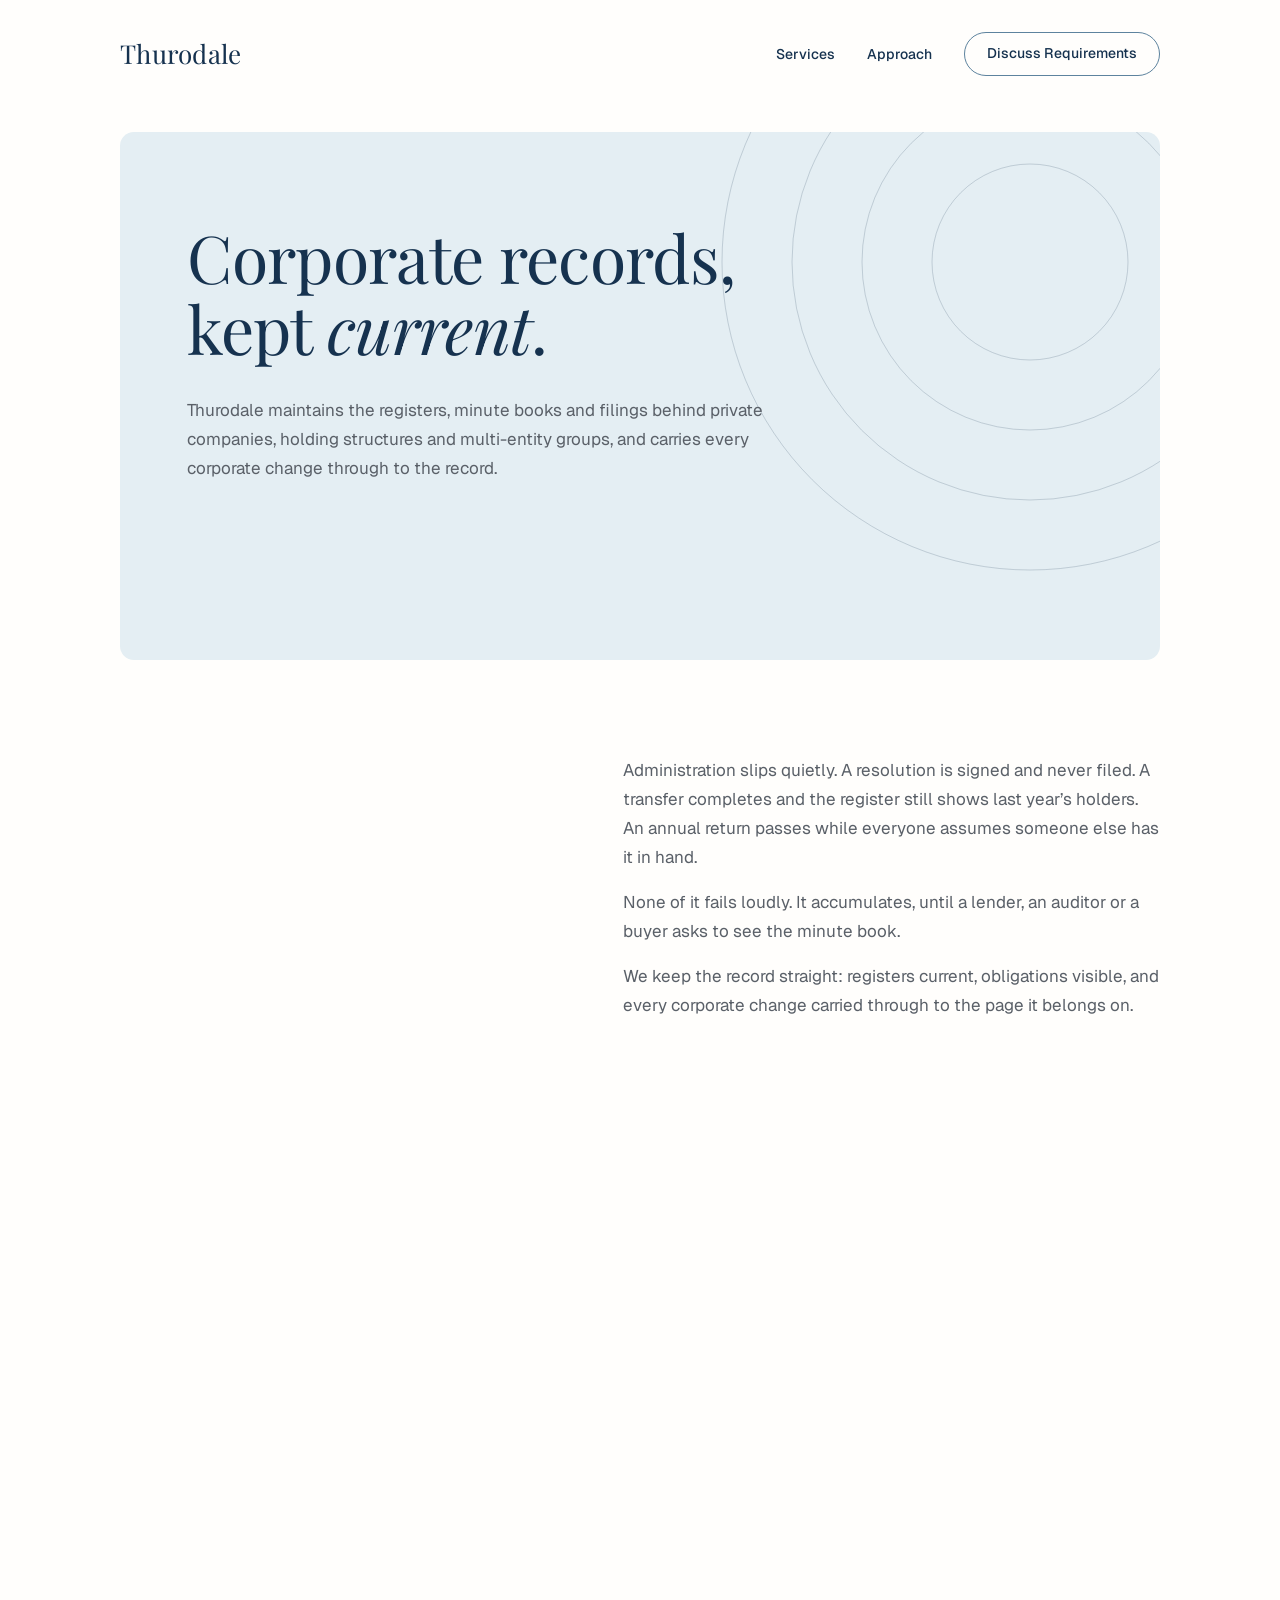
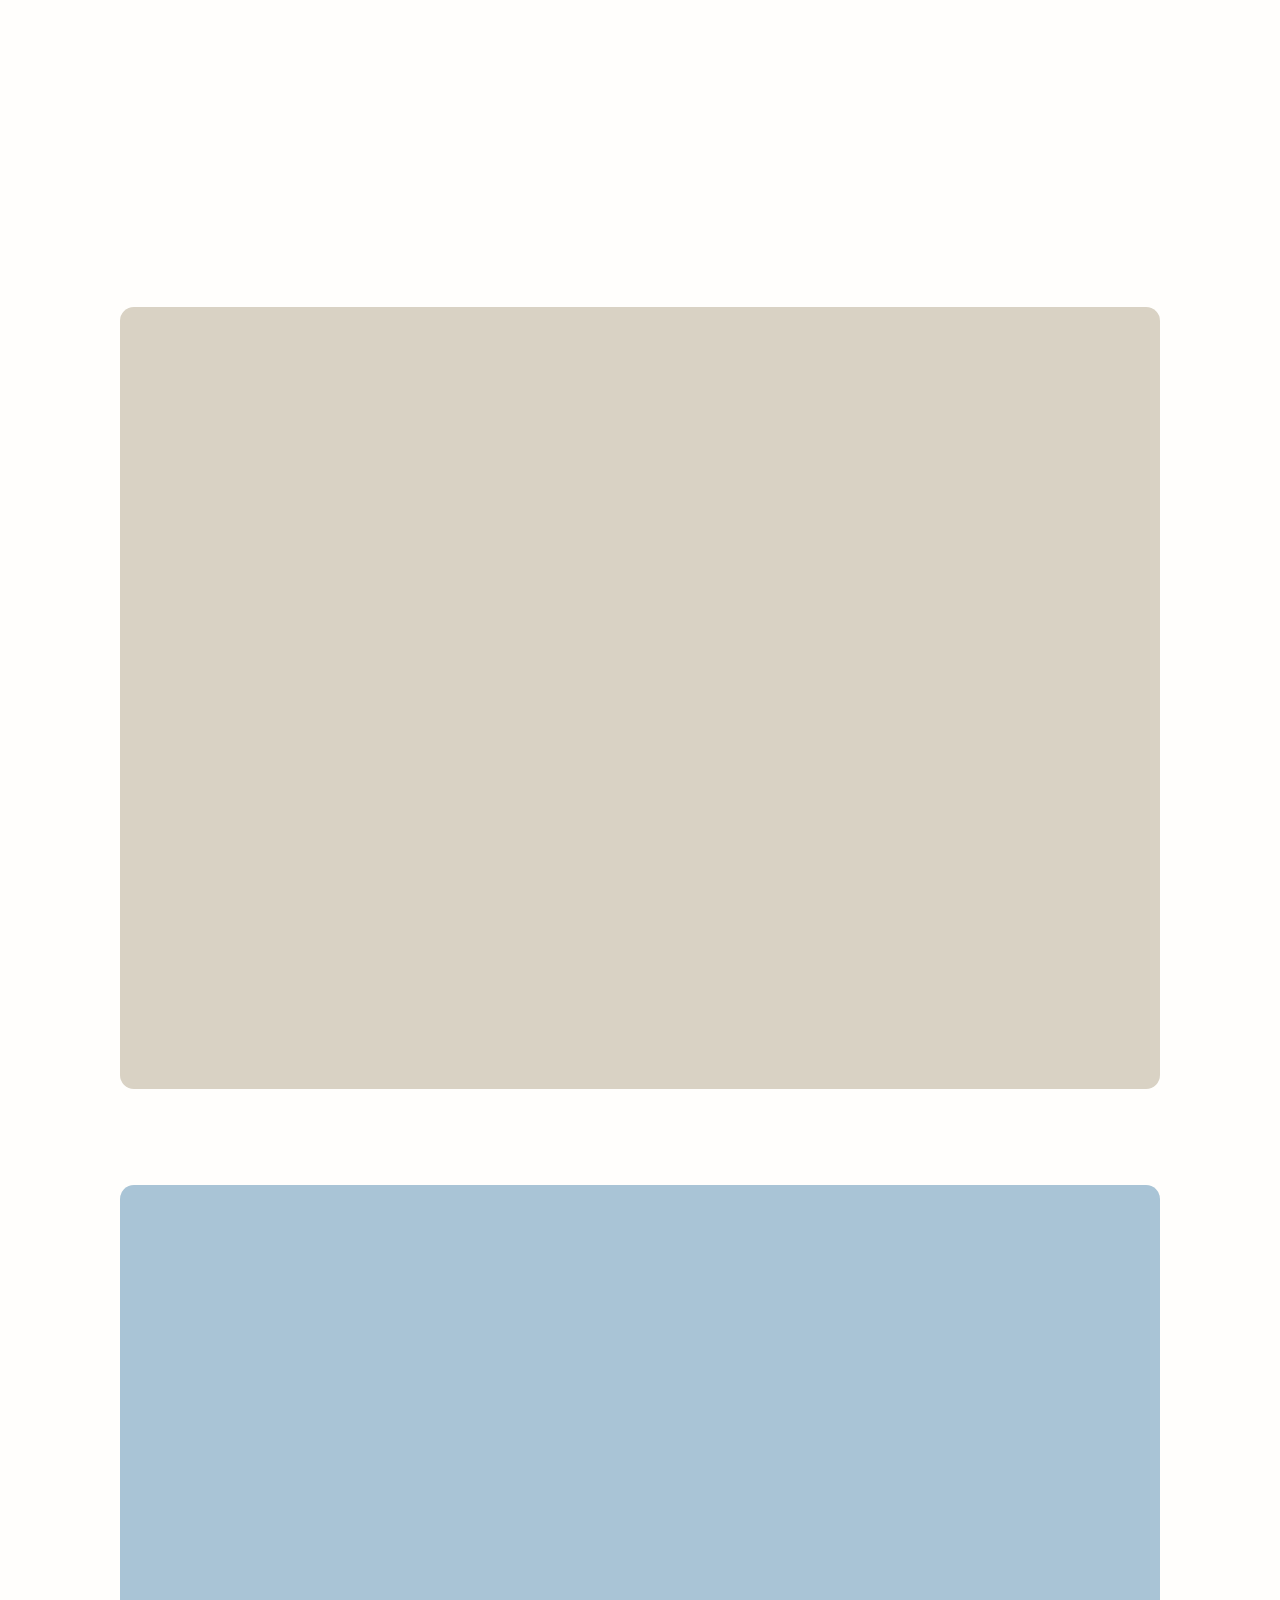
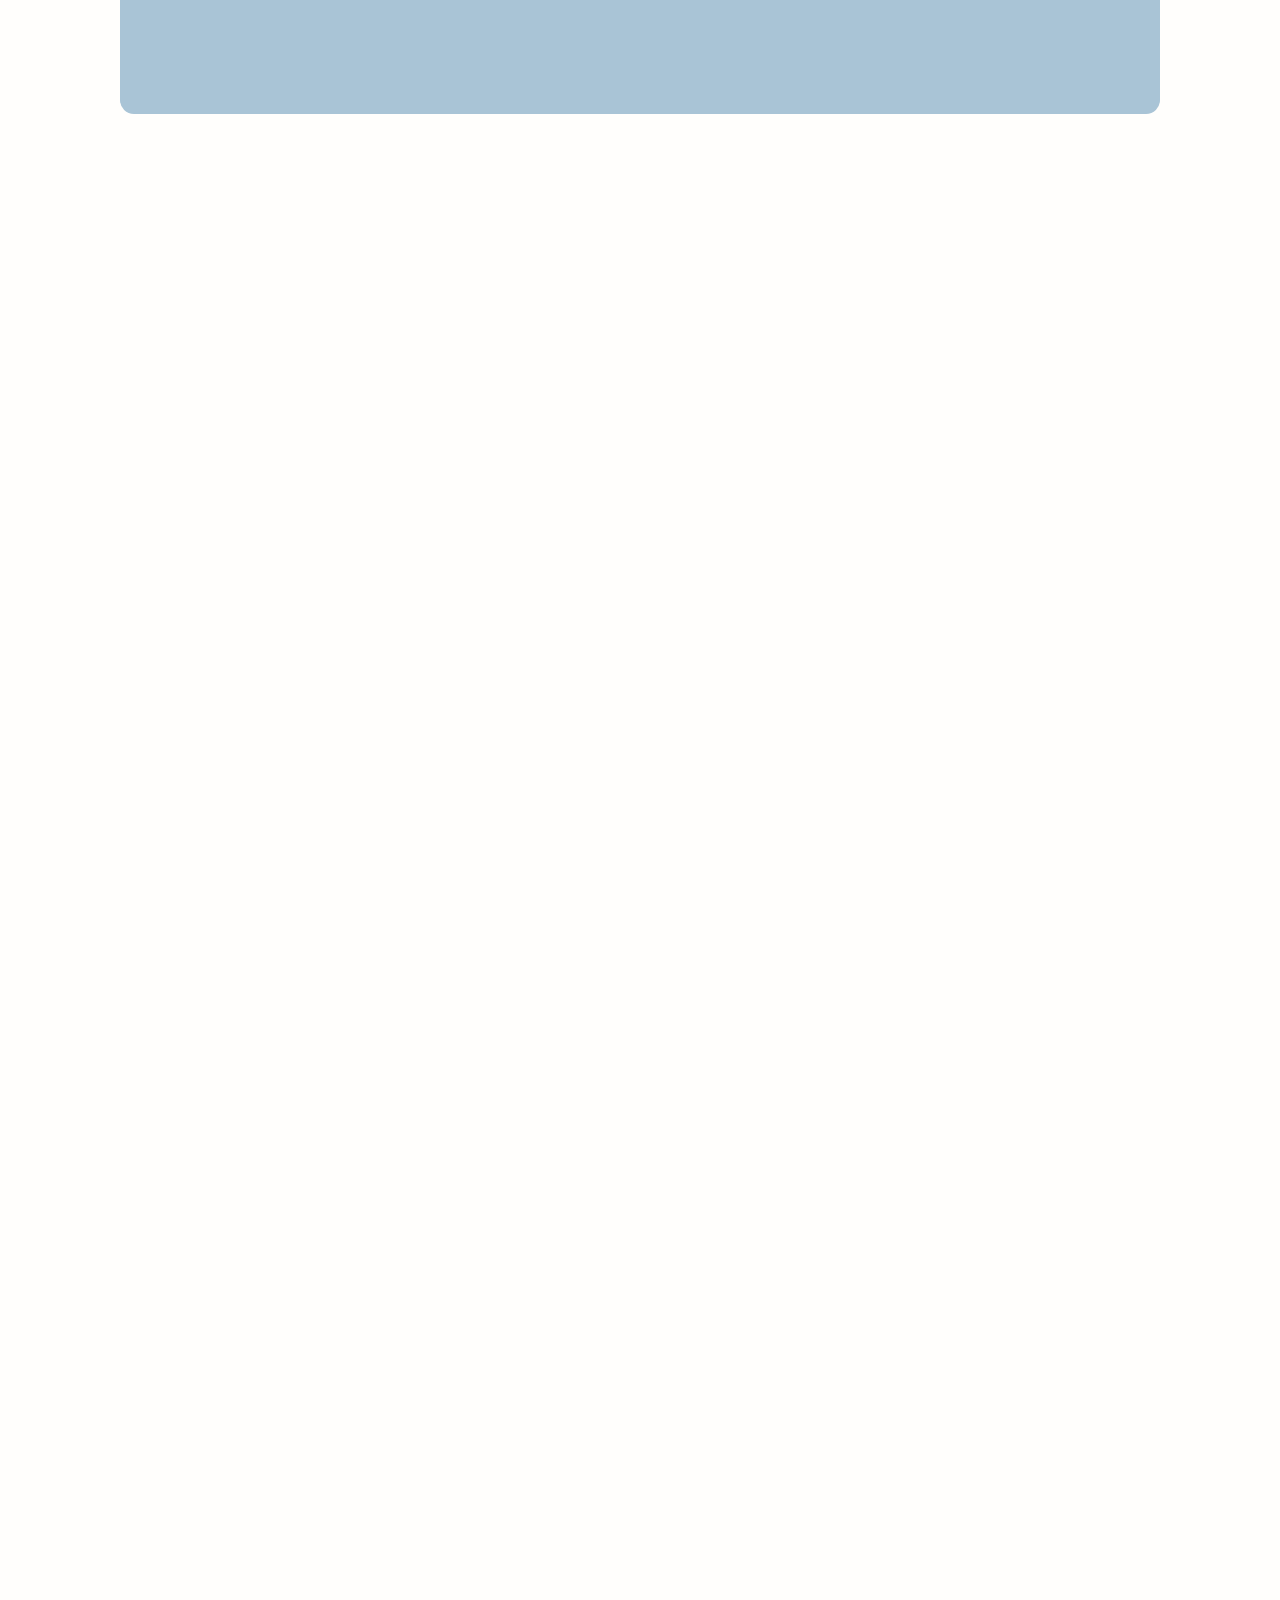
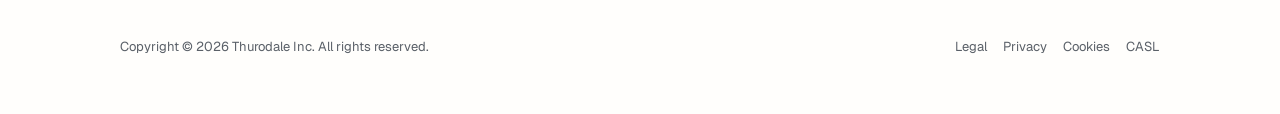
<file: index.html>
<!DOCTYPE html>
<html lang="en-CA">
<head>
<meta charset="utf-8">
<meta name="viewport" content="width=device-width, initial-scale=1">
<title>Thurodale | Corporate records, kept current</title>
<meta name="description" content="Thurodale maintains the registers, minute books and filings behind private companies, holding structures and multi-entity groups, and carries corporate changes through to the record.">
<link rel="icon" href="assets/favicon.svg" type="image/svg+xml">
<link rel="preconnect" href="https://fonts.googleapis.com">
<link rel="preconnect" href="https://fonts.gstatic.com" crossorigin>
<link rel="stylesheet" href="https://fonts.googleapis.com/css2?family=Geist:wght@400;500;600&family=Playfair+Display:ital,wght@0,400;0,500;1,400&display=swap">
<link rel="stylesheet" href="css/theme.css">
<link rel="stylesheet" href="css/thurodale.css">
<script>document.documentElement.classList.add('js');</script>
</head>
<body>

<a class="skip-link" href="#main">Skip to main content</a>

<header class="site-header">
  <div class="container site-header__inner">
    <a class="wordmark" href="index.html">Thurodale</a>
    <nav class="site-nav" aria-label="Primary">
      <a class="site-nav__link" href="#services">Services</a>
      <a class="site-nav__link" href="#approach">Approach</a>
      <a class="btn btn--ghost" href="contact.html">Discuss Requirements</a>
    </nav>
  </div>
</header>

<main id="main">

  <!-- Hero ================================================================ -->
  <section class="section section--flush-top">
    <div class="container">
      <div class="panel panel--cloud hero">
        <svg class="hero__rings" viewBox="0 0 620 620" aria-hidden="true" focusable="false">
          <circle cx="310" cy="310" r="308"/>
          <circle cx="310" cy="310" r="238"/>
          <circle cx="310" cy="310" r="168"/>
          <circle cx="310" cy="310" r="98"/>
        </svg>
        <div class="hero__inner">
          <h1 class="display measure" data-reveal-heading>Corporate records, kept <em>current</em>.</h1>
          <p class="lead measure" data-reveal data-reveal-delay="140">
            Thurodale maintains the registers, minute books and filings behind private
            companies, holding structures and multi-entity groups, and carries every
            corporate change through to the record.
          </p>
          <div class="hero__actions" data-reveal data-reveal-delay="260">
            <a class="btn btn--primary" href="contact.html">
              Discuss Your Requirements <span class="btn__arrow" aria-hidden="true">&rarr;</span>
            </a>
            <a class="btn btn--ghost" href="#services">View Services</a>
          </div>
        </div>
      </div>
    </div>
  </section>

  <!-- The problem ========================================================= -->
  <section class="section">
    <div class="container">
      <div class="split split--editorial">

        <div data-reveal>
          <span class="label-upper">The problem</span>
          <h2 class="heading" data-reveal-heading data-reveal-delay="80">
            Order in the records, control in the <em>structure</em>.
          </h2>
        </div>

        <div data-reveal data-reveal-delay="160">
          <p class="lead">
            Administration slips quietly. A resolution is signed and never filed. A transfer
            completes and the register still shows last year&rsquo;s holders. An annual return
            passes while everyone assumes someone else has it in hand.
          </p>
          <p class="lead">
            None of it fails loudly. It accumulates, until a lender, an auditor or a buyer
            asks to see the minute book.
          </p>
          <p class="lead">
            We keep the record straight: registers current, obligations visible, and every
            corporate change carried through to the page it belongs on.
          </p>
        </div>

      </div>
    </div>
  </section>

  <!-- What we do ========================================================== -->
  <section class="section" id="services">
    <div class="container">
      <div class="section-head" data-reveal>
        <span class="label-pill">What we do</span>
        <h2 class="heading measure">Two disciplines, <em>one system</em>.</h2>
        <p class="lead measure">
          One keeps the record current. The other keeps it accurate when things change.
        </p>
      </div>

      <div class="grid grid--2" data-reveal-group>

        <article class="card card--mist">
          <h3 class="heading-md card__title">Corporate &amp; Governance Services</h3>
          <p class="card__body">
            The standing work. Registers, minute books, annual resolutions and the filings
            that fall due whether or not anyone is watching them.
          </p>
          <ul class="tags">
            <li class="tag">Registers &amp; minute books</li>
            <li class="tag">Annual resolutions</li>
            <li class="tag">Filing coordination</li>
            <li class="tag">Registered office</li>
            <li class="tag">Multi-entity administration</li>
            <li class="tag">Minute book remediation</li>
          </ul>
        </article>

        <article class="card card--cloud">
          <h3 class="heading-md card__title">Execution &amp; Transaction Support</h3>
          <p class="card__body">
            The event work. A director resigns, shares move, an entity amalgamates. We draft,
            circulate, collect the signatures and return the result to the record.
          </p>
          <ul class="tags">
            <li class="tag">Director &amp; officer changes</li>
            <li class="tag">Share capital changes</li>
            <li class="tag">Reorganization support</li>
            <li class="tag">Closing materials</li>
            <li class="tag">KYC &amp; diligence packages</li>
            <li class="tag">Extracts &amp; record packages</li>
          </ul>
        </article>

      </div>
    </div>
  </section>

  <!-- How we work, the single warm panel ================================== -->
  <section class="section" id="approach">
    <div class="container">
      <div class="panel panel--stone">
        <div class="section-head" data-reveal>
          <span class="label-pill">How we work</span>
          <h2 class="heading measure">Four steps, then <em>continuity</em>.</h2>
        </div>
        <ol class="grid grid--4" data-reveal-group>
          <li class="principle">
            <span class="principle__num" aria-hidden="true">01</span>
            <h3 class="heading-sm principle__title">Review</h3>
            <p class="principle__body">We read what exists: registers, minute books, filings. Then we set down what is missing.</p>
          </li>
          <li class="principle">
            <span class="principle__num" aria-hidden="true">02</span>
            <h3 class="heading-sm principle__title">Organize</h3>
            <p class="principle__body">We put the records in an order that can be found, checked and handed over.</p>
          </li>
          <li class="principle">
            <span class="principle__num" aria-hidden="true">03</span>
            <h3 class="heading-sm principle__title">Execute</h3>
            <p class="principle__body">We close what is outstanding. Resolutions drafted, signatures collected, filings made.</p>
          </li>
          <li class="principle">
            <span class="principle__num" aria-hidden="true">04</span>
            <h3 class="heading-sm principle__title">Maintain</h3>
            <p class="principle__body">We keep it current. Annual requirements, periodic review, changes recorded as they happen.</p>
          </li>
        </ol>
      </div>
    </div>
  </section>

  <!-- Why it matters ====================================================== -->
  <section class="section">
    <div class="container">
      <div class="panel panel--sky">
        <div class="section-head" data-reveal>
          <span class="label-pill">Why it matters</span>
          <h2 class="heading measure">A disciplined <em>approach</em>.</h2>
        </div>
        <ul class="grid grid--3" data-reveal-group>
          <li class="principle principle--bare">
            <span class="principle__num principle__num--quiet" aria-hidden="true">01</span>
            <h3 class="heading-sm principle__title">Consistent handling.</h3>
            <p class="principle__body">Requirements handled the same way each year, rather than whenever someone remembers.</p>
          </li>
          <li class="principle principle--bare">
            <span class="principle__num principle__num--quiet" aria-hidden="true">02</span>
            <h3 class="heading-sm principle__title">Written scope.</h3>
            <p class="principle__body">Formal agreement. You know what is included, and what is not.</p>
          </li>
          <li class="principle principle--bare">
            <span class="principle__num principle__num--quiet" aria-hidden="true">03</span>
            <h3 class="heading-sm principle__title">Single point of coordination.</h3>
            <p class="principle__body">One place to ask where a document is, whether a filing went in, and who signed what.</p>
          </li>
        </ul>
      </div>
    </div>
  </section>

  <!-- FAQ ================================================================ -->
  <section class="section">
    <div class="container">
      <div class="section-head" data-reveal>
        <span class="label-upper">Questions</span>
        <h2 class="heading">Common <em>questions</em>.</h2>
      </div>

      <div class="faq" data-reveal>

        <details class="faq__item">
          <summary class="faq__q">
            Who do you work with?
            <span class="faq__icon" aria-hidden="true"></span>
          </summary>
          <p class="faq__a">
            Private companies, holding structures, family offices and multi-entity groups.
            Anyone whose records need to be right and current, rather than reconstructed
            under pressure.
          </p>
        </details>

        <details class="faq__item">
          <summary class="faq__q">
            Our records are already behind. Can you help?
            <span class="faq__icon" aria-hidden="true"></span>
          </summary>
          <p class="faq__a">
            Yes. Minute book review and remediation is standing work. We rebuild incomplete
            records from your instructions and what is available, working alongside your
            lawyers and other advisors wherever their input is required, then leave you a
            structure that can be maintained.
          </p>
        </details>

        <details class="faq__item">
          <summary class="faq__q">
            Can you support us through a restructuring or transaction?
            <span class="faq__icon" aria-hidden="true"></span>
          </summary>
          <p class="faq__a">
            Yes. We handle the records and documentation side of structural change:
            reorganizations, share transfers, amalgamations, continuances and post-closing
            integration. We prepare and circulate the documents, track what is outstanding,
            and update the registers so the record reflects the new structure once the work
            is done.
          </p>
        </details>

        <details class="faq__item">
          <summary class="faq__q">
            Can you set up a new entity?
            <span class="faq__icon" aria-hidden="true"></span>
          </summary>
          <p class="faq__a">
            Yes, on a project basis. We handle formation, the initial records setup and the
            governance framework, then maintain the entity from that point on. Structuring
            decisions normally sit with your legal counsel; we carry out the administration
            and keep the record clean from the first day rather than reconstructing it later.
          </p>
        </details>

        <details class="faq__item">
          <summary class="faq__q">
            How do you keep several entities compliant at once?
            <span class="faq__icon" aria-hidden="true"></span>
          </summary>
          <p class="faq__a">
            We track what each entity owes and when: annual filings, resolutions, register
            updates and renewals. Where an entity sits outside Ontario, we coordinate with
            the local registry or agent. You get one point of contact and one view of what
            is current, what is due and what has been filed, rather than chasing each entity
            separately.
          </p>
        </details>

        <details class="faq__item">
          <summary class="faq__q">
            How does an engagement start?
            <span class="faq__icon" aria-hidden="true"></span>
          </summary>
          <p class="faq__a">
            Under a written scope and a formal agreement. Work begins once onboarding is
            complete and the services, assumptions and fees are confirmed.
          </p>
        </details>

      </div>
    </div>
  </section>

  <!-- Closing CTA ======================================================== -->
  <section class="section">
    <div class="container">
      <a class="cta-bar" href="contact.html" data-reveal>
        <span class="cta-bar__label">Discuss Your Requirements</span>
        <span class="cta-bar__arrow" aria-hidden="true">&rarr;</span>
      </a>
    </div>
  </section>

</main>

<footer class="site-footer">
  <div class="container">
    <div class="footer-panel" data-reveal>
      <div class="footer-grid">
        <div class="footer-grid__brand">
          <a class="wordmark" href="index.html">Thurodale</a>
          <p class="footer-prompt">Got a question?<br>Get in touch.</p>
          <a class="footer-enquiry" href="mailto:info@thurodale.com">
            Make an enquiry <span class="btn__arrow" aria-hidden="true">&rarr;</span>
          </a>
        </div>
        <div>
          <h2 class="footer-heading">Firm</h2>
          <ul class="footer-links">
            <li><a href="#services">Services</a></li>
            <li><a href="#approach">Approach</a></li>
            <li><a href="contact.html">Contact</a></li>
            <li><a href="mailto:careers@thurodale.com">Careers</a></li>
          </ul>
        </div>
      </div>
    </div>

    <div class="footer-band" aria-hidden="true" data-reveal>
      <svg viewBox="0 0 1200 150" preserveAspectRatio="none" focusable="false">
        <path d="M-20 118 C 180 52, 340 140, 560 86 S 940 18, 1220 74" opacity="0.45"/>
        <path d="M-20 96 C 200 30, 360 118, 600 64 S 980 4, 1220 52" opacity="0.35"/>
        <path d="M-20 140 C 220 86, 400 150, 640 104 S 1000 46, 1220 100" opacity="0.30"/>
        <path d="M-20 70 C 160 16, 380 96, 620 42 S 960 -12, 1220 28" opacity="0.50"/>
      </svg>
    </div>

    <div class="footer-legal">
      <span>Copyright &copy; 2026 Thurodale Inc. All rights reserved.</span>
      <span class="footer-legal__links">
        <a href="legal.html#terms">Legal</a>
        <a href="legal.html#privacy">Privacy</a>
        <a href="legal.html#cookies">Cookies</a>
        <a href="legal.html#casl">CASL</a>
      </span>
    </div>
  </div>
</footer>

<script src="js/analytics.js" defer></script>
<script src="js/motion.js" defer></script>
</body>
</html>
</file>
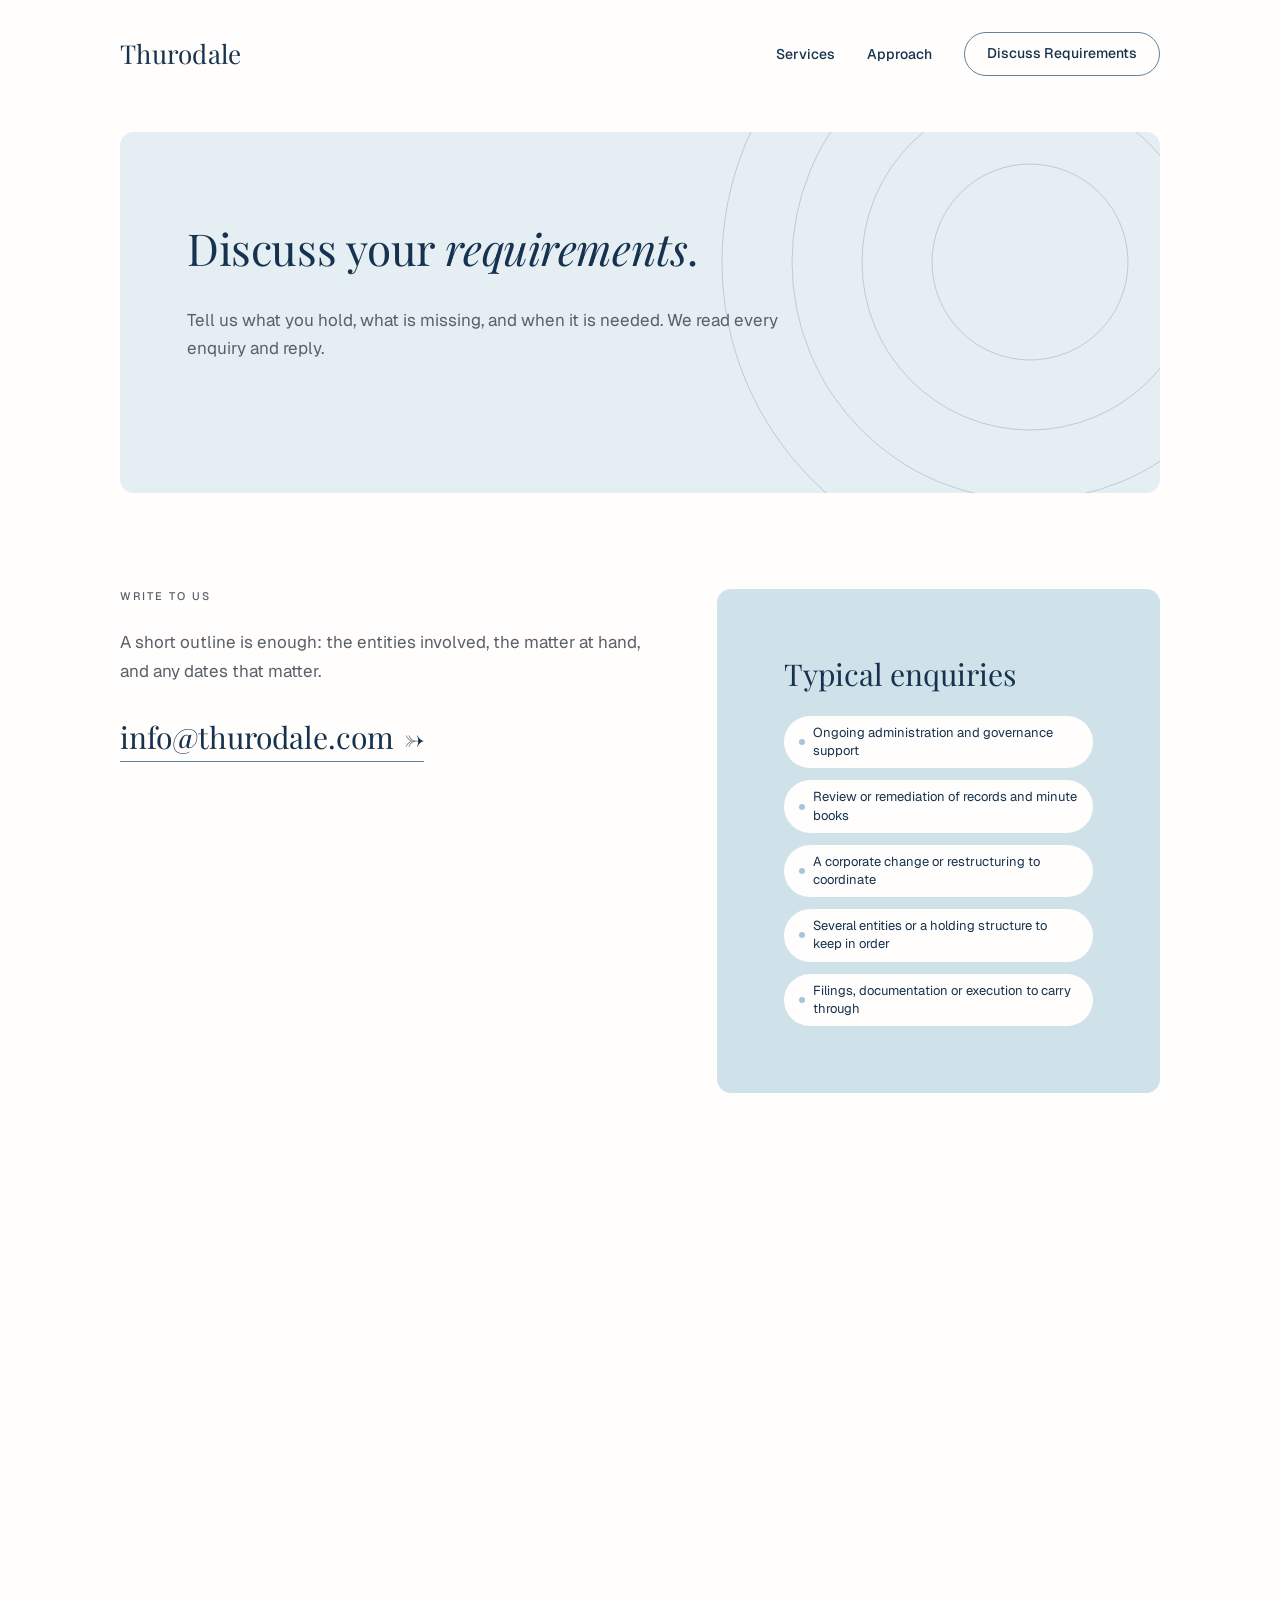
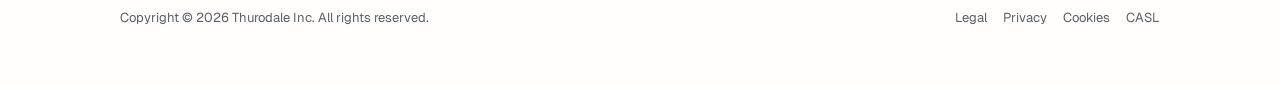
<file: contact.html>
<!DOCTYPE html>
<html lang="en-CA">
<head>
<meta charset="utf-8">
<meta name="viewport" content="width=device-width, initial-scale=1">
<title>Contact | Thurodale</title>
<meta name="description" content="Tell us what you have, what is missing and when it is needed. Thurodale reviews each enquiry and replies.">
<link rel="icon" href="assets/favicon.svg" type="image/svg+xml">
<link rel="preconnect" href="https://fonts.googleapis.com">
<link rel="preconnect" href="https://fonts.gstatic.com" crossorigin>
<link rel="stylesheet" href="https://fonts.googleapis.com/css2?family=Geist:wght@400;500;600&family=Playfair+Display:ital,wght@0,400;0,500;1,400&display=swap">
<link rel="stylesheet" href="css/theme.css">
<link rel="stylesheet" href="css/thurodale.css">
<script>document.documentElement.classList.add('js');</script>
</head>
<body>

<a class="skip-link" href="#main">Skip to main content</a>

<header class="site-header">
  <div class="container site-header__inner">
    <a class="wordmark" href="index.html">Thurodale</a>
    <nav class="site-nav" aria-label="Primary">
      <a class="site-nav__link" href="index.html#services">Services</a>
      <a class="site-nav__link" href="index.html#approach">Approach</a>
      <a class="btn btn--ghost" href="mailto:info@thurodale.com">Discuss Requirements</a>
    </nav>
  </div>
</header>

<main id="main">

  <!-- Hero ================================================================ -->
  <section class="section section--flush-top">
    <div class="container">
      <div class="panel panel--cloud hero">
        <svg class="hero__rings" viewBox="0 0 620 620" aria-hidden="true" focusable="false">
          <circle cx="310" cy="310" r="308"/>
          <circle cx="310" cy="310" r="238"/>
          <circle cx="310" cy="310" r="168"/>
          <circle cx="310" cy="310" r="98"/>
        </svg>
        <div class="hero__inner" data-reveal-group>
          <h1 class="heading measure" style="margin-bottom: var(--spacing-32);">
            Discuss your <em>requirements</em>.
          </h1>
          <p class="lead measure">
            Tell us what you hold, what is missing, and when it is needed. We read every
            enquiry and reply.
          </p>
        </div>
      </div>
    </div>
  </section>

  <!-- Contact ============================================================= -->
  <section class="section">
    <div class="container">
      <div class="contact-grid">

        <div data-reveal>
          <span class="label-upper">Write to us</span>
          <p class="lead measure" style="margin-bottom: var(--spacing-32);">
            A short outline is enough: the entities involved, the matter at hand, and any
            dates that matter.
          </p>

          <a class="email-link" href="mailto:info@thurodale.com?subject=Enquiry%20%E2%80%94%20Thurodale">
            info@thurodale.com
            <span class="btn__arrow" aria-hidden="true">&rarr;</span>
          </a>
        </div>

        <div class="panel panel--mist" data-reveal>
          <h2 class="heading-md" style="margin-bottom: var(--spacing-24);">Typical enquiries</h2>
          <ul class="tags" style="margin-top: 0; flex-direction: column; align-items: flex-start;">
            <li class="tag">Ongoing administration and governance support</li>
            <li class="tag">Review or remediation of records and minute books</li>
            <li class="tag">A corporate change or restructuring to coordinate</li>
            <li class="tag">Several entities or a holding structure to keep in order</li>
            <li class="tag">Filings, documentation or execution to carry through</li>
          </ul>
        </div>

      </div>
    </div>
  </section>

</main>

<footer class="site-footer">
  <div class="container">
    <div class="footer-panel" data-reveal>
      <div class="footer-grid">
        <div class="footer-grid__brand">
          <a class="wordmark" href="index.html">Thurodale</a>
          <p class="footer-prompt">Got a question?<br>Get in touch.</p>
          <a class="footer-enquiry" href="mailto:info@thurodale.com">
            Make an enquiry <span class="btn__arrow" aria-hidden="true">&rarr;</span>
          </a>
        </div>
        <div>
          <h2 class="footer-heading">Firm</h2>
          <ul class="footer-links">
            <li><a href="index.html#services">Services</a></li>
            <li><a href="index.html#approach">Approach</a></li>
            <li><a href="contact.html">Contact</a></li>
            <li><a href="mailto:careers@thurodale.com">Careers</a></li>
          </ul>
        </div>
      </div>
    </div>

    <div class="footer-band" aria-hidden="true" data-reveal>
      <svg viewBox="0 0 1200 150" preserveAspectRatio="none" focusable="false">
        <path d="M-20 118 C 180 52, 340 140, 560 86 S 940 18, 1220 74" opacity="0.45"/>
        <path d="M-20 96 C 200 30, 360 118, 600 64 S 980 4, 1220 52" opacity="0.35"/>
        <path d="M-20 140 C 220 86, 400 150, 640 104 S 1000 46, 1220 100" opacity="0.30"/>
        <path d="M-20 70 C 160 16, 380 96, 620 42 S 960 -12, 1220 28" opacity="0.50"/>
      </svg>
    </div>

    <div class="footer-legal">
      <span>Copyright &copy; 2026 Thurodale Inc. All rights reserved.</span>
      <span class="footer-legal__links">
        <a href="legal.html#terms">Legal</a>
        <a href="legal.html#privacy">Privacy</a>
        <a href="legal.html#cookies">Cookies</a>
        <a href="legal.html#casl">CASL</a>
      </span>
    </div>
  </div>
</footer>

<script src="js/analytics.js" defer></script>
<script src="js/motion.js" defer></script>
</body>
</html>
</file>
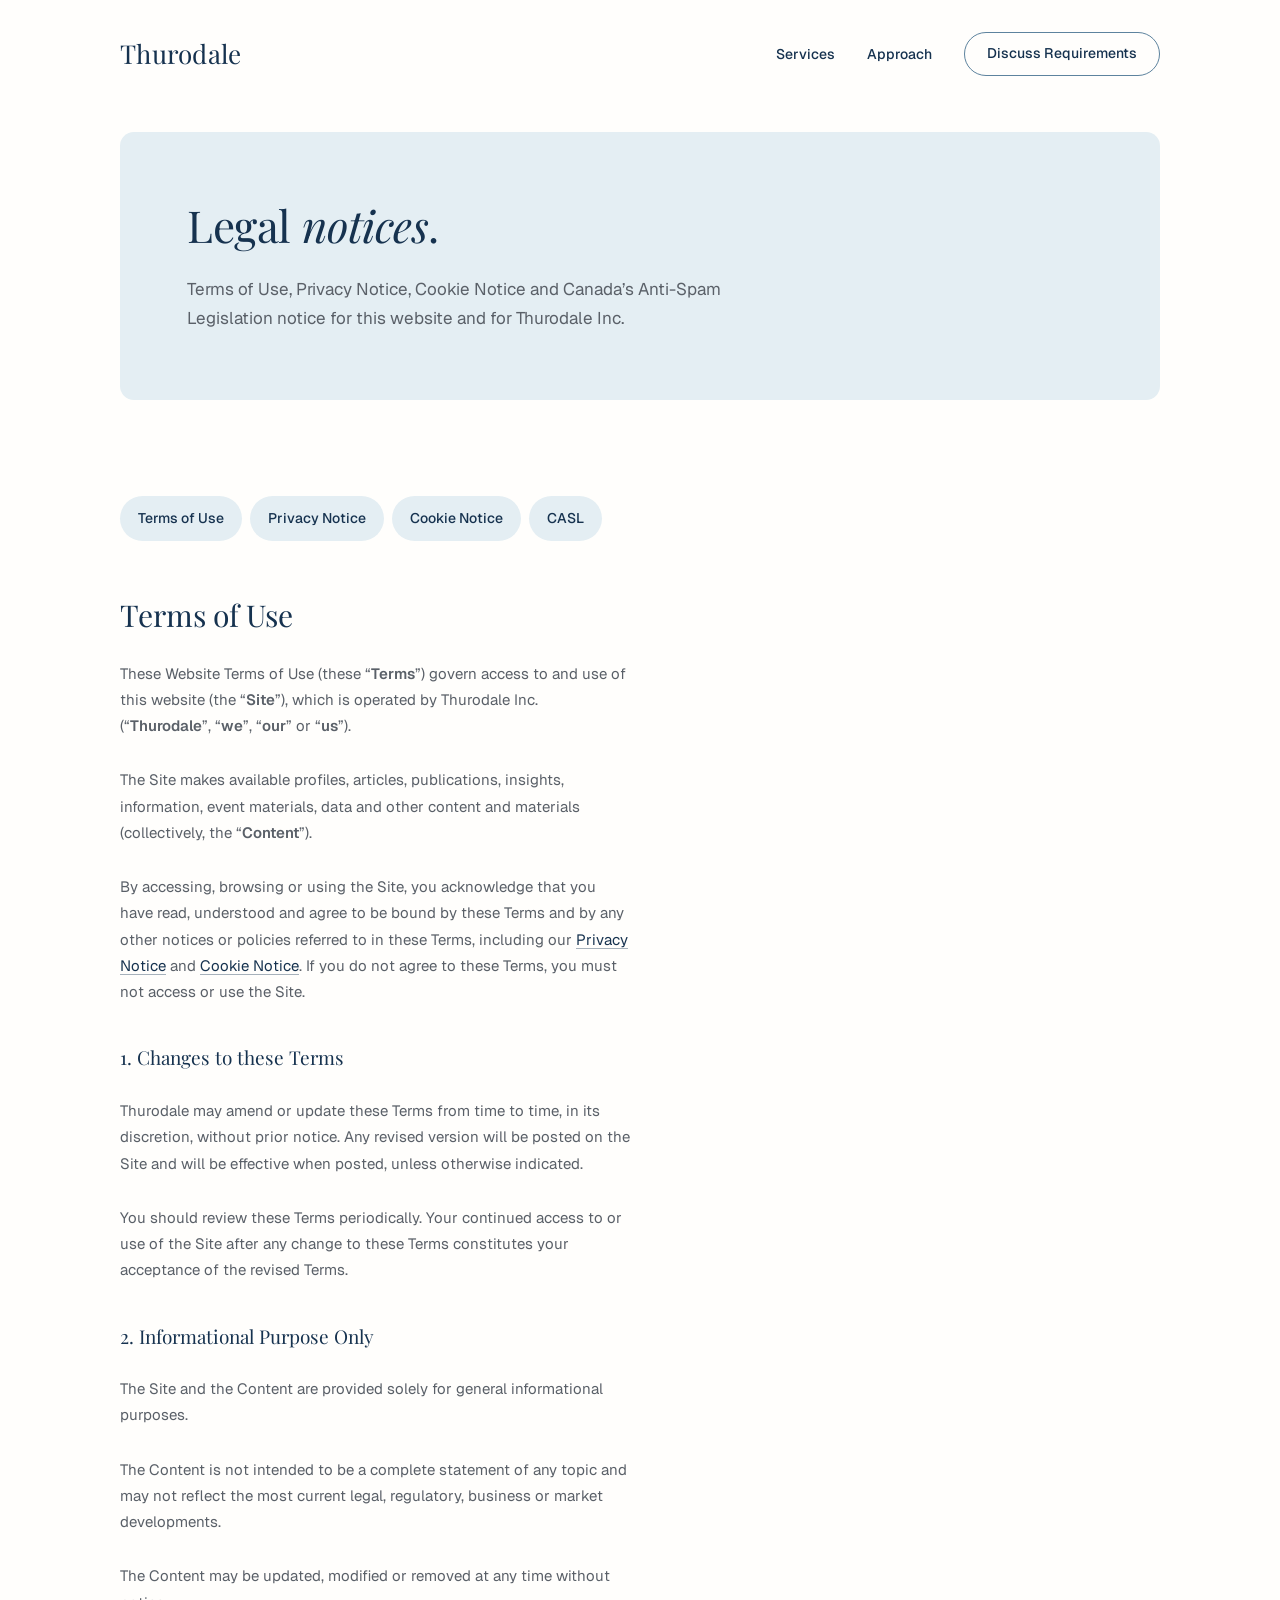
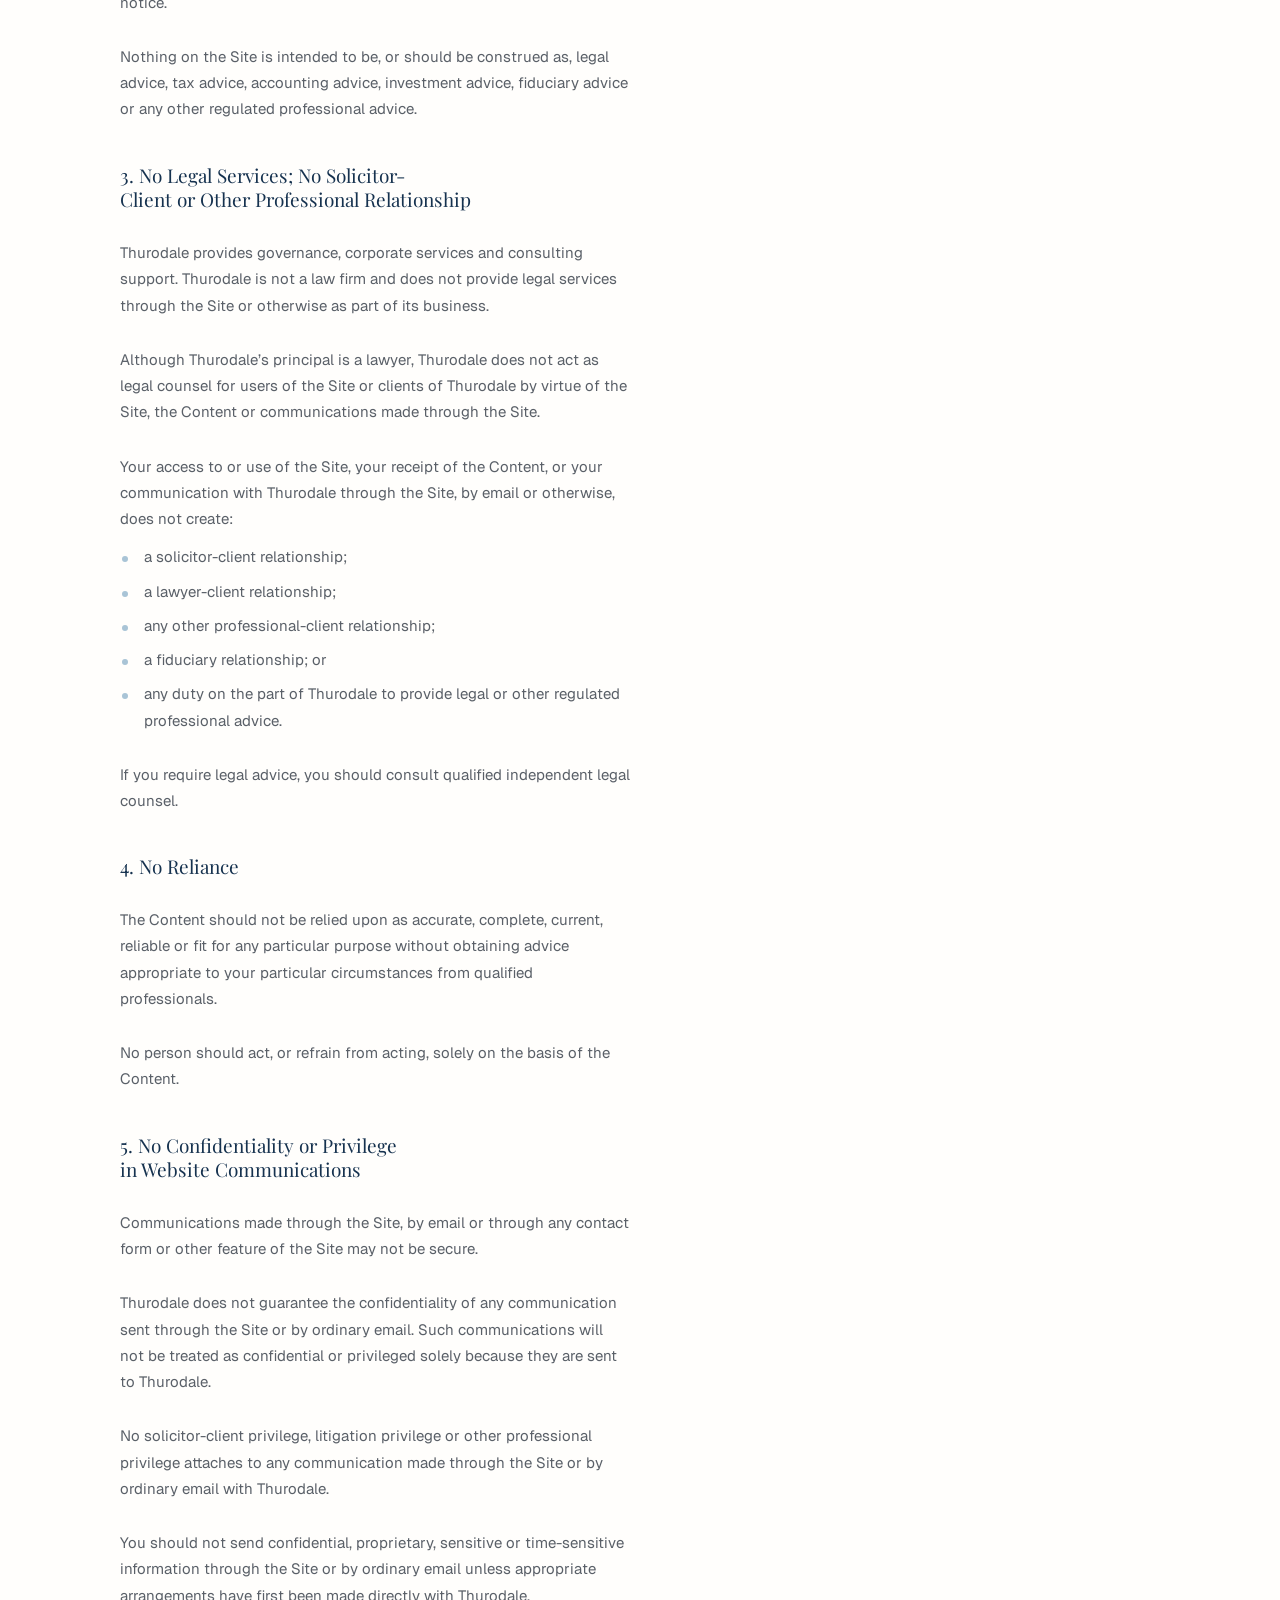
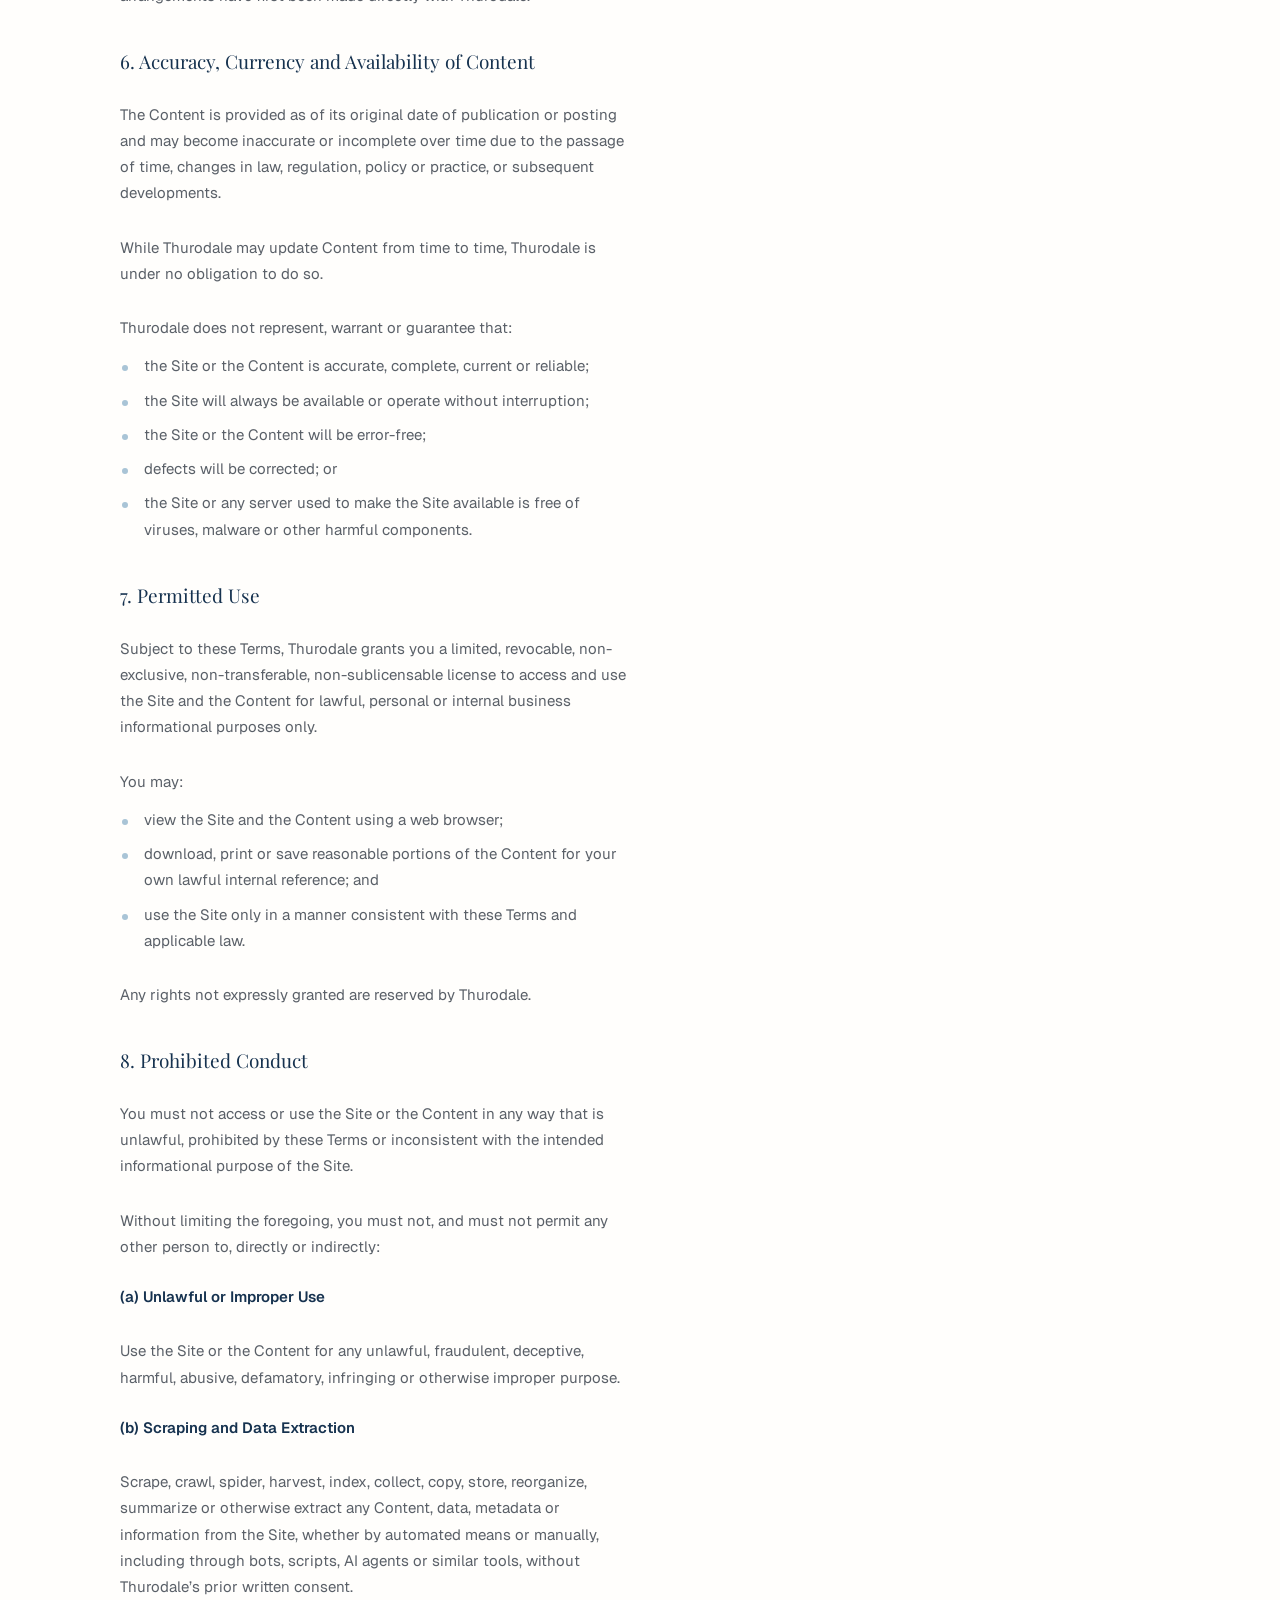
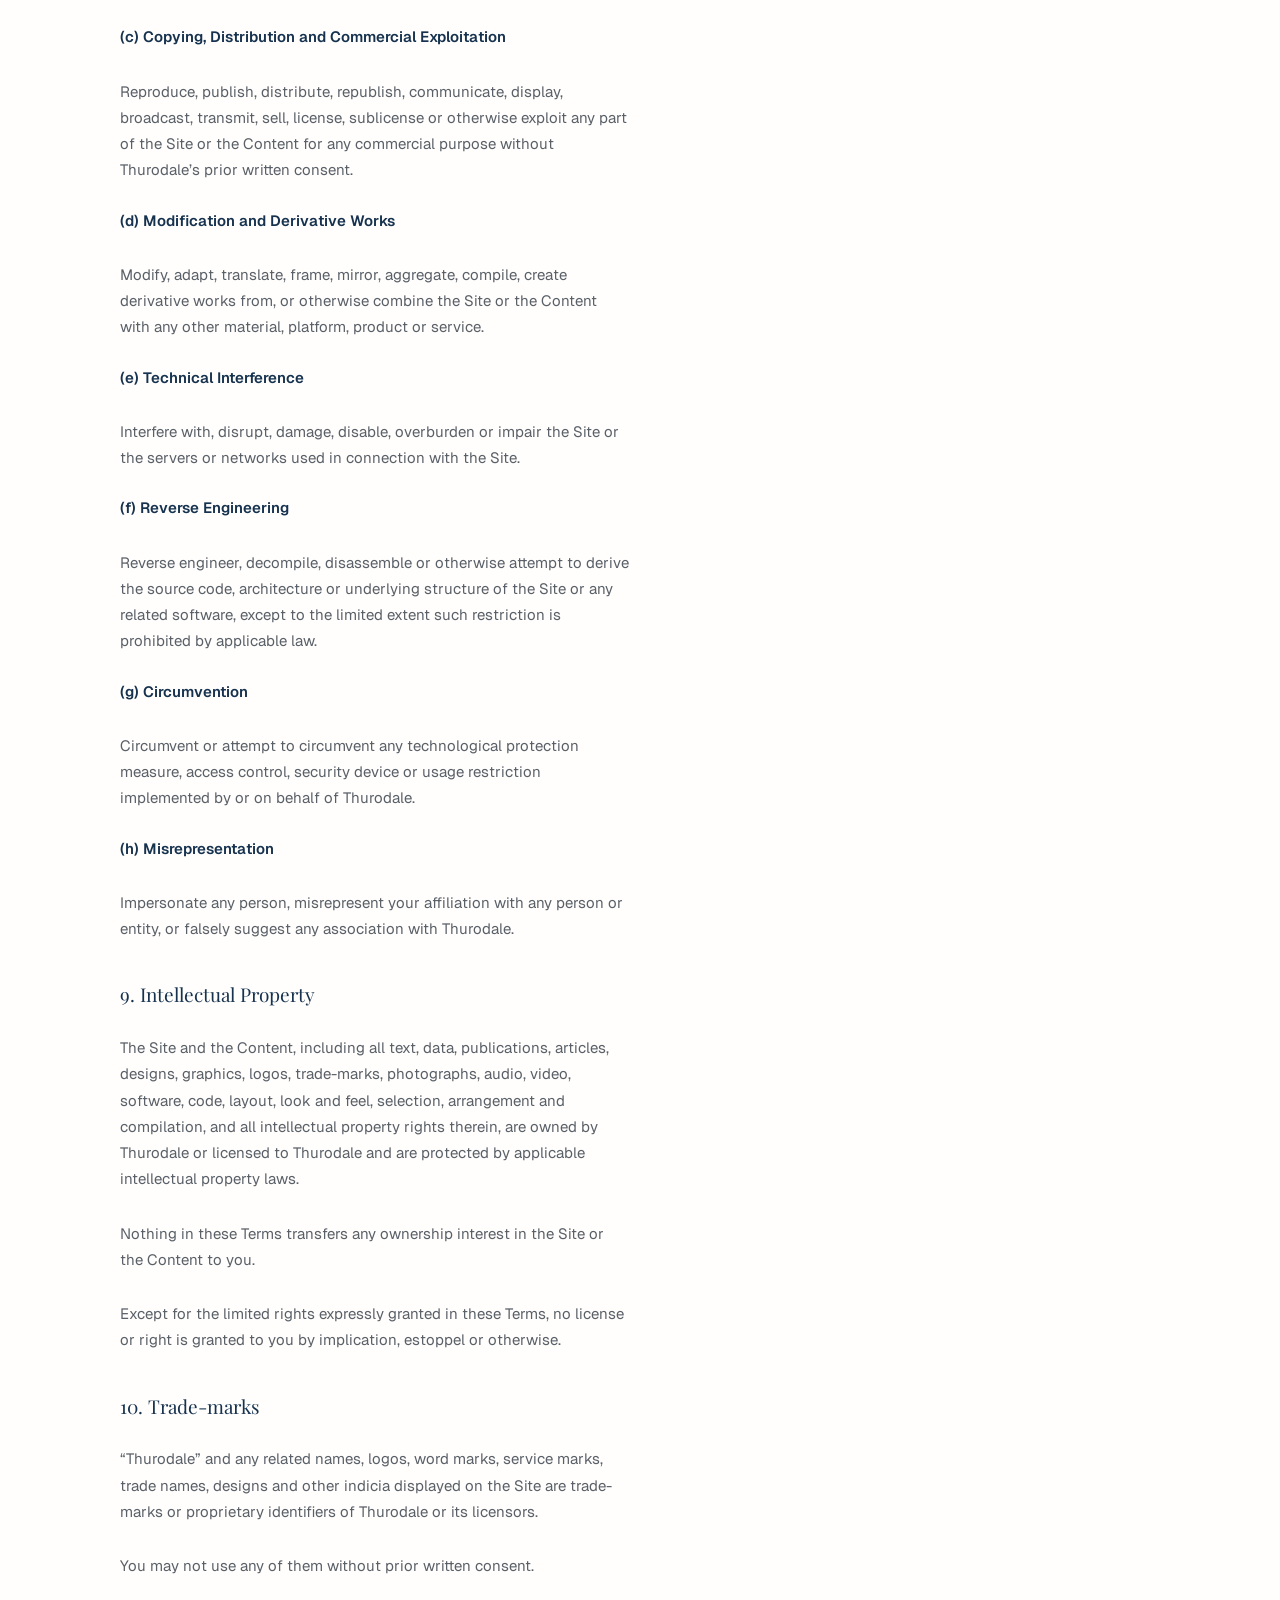
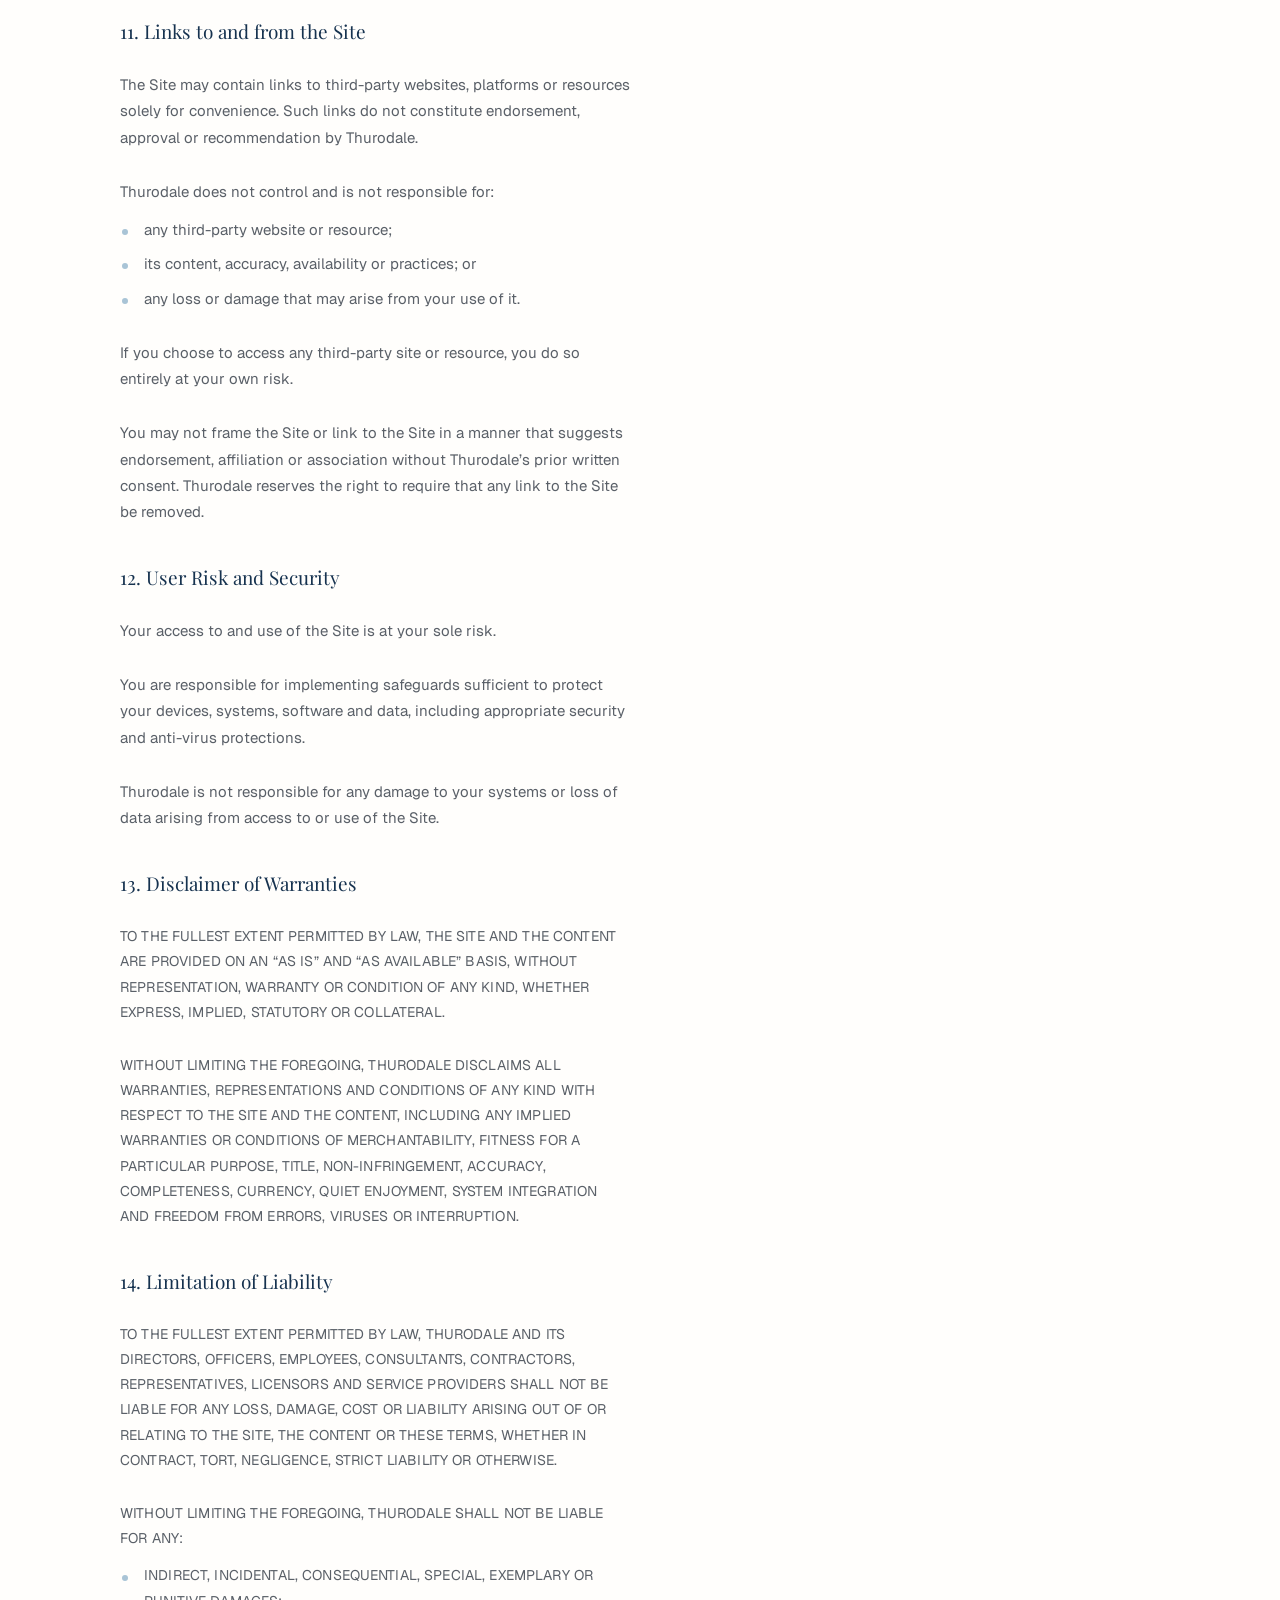
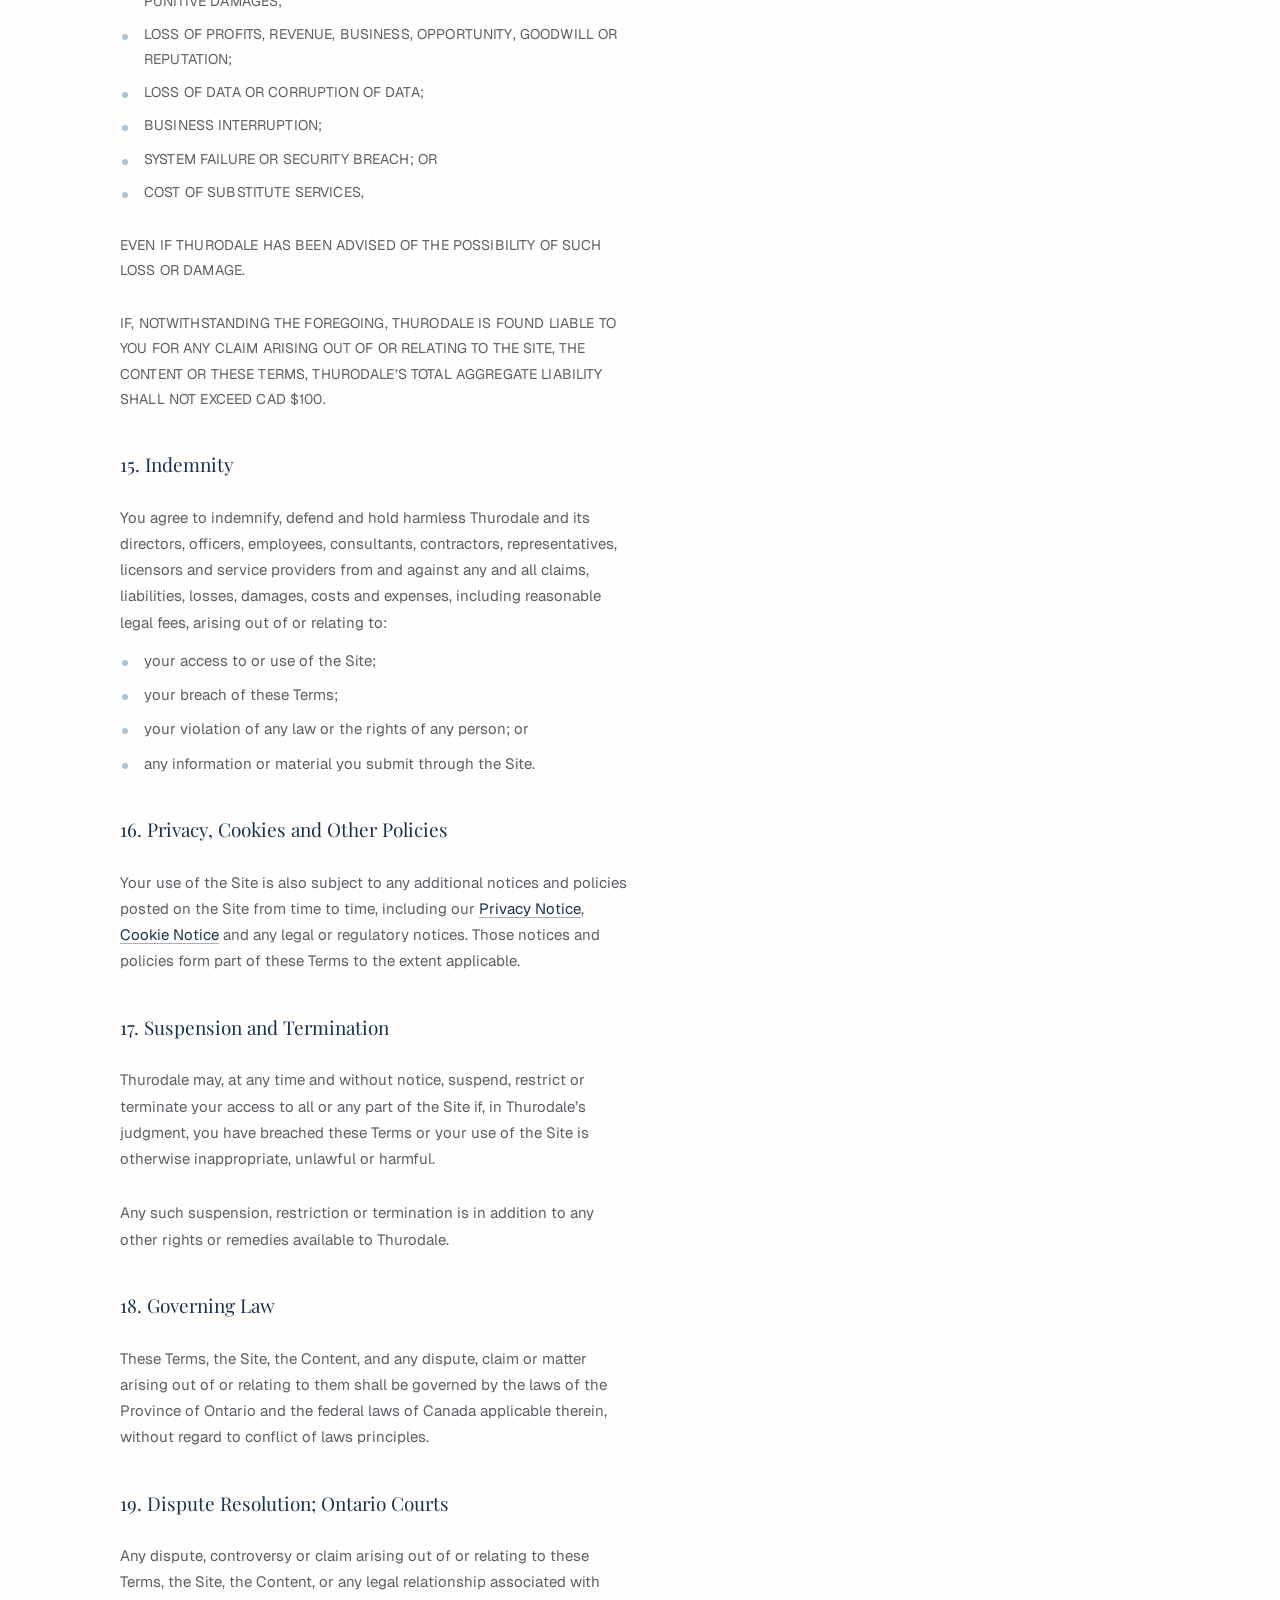
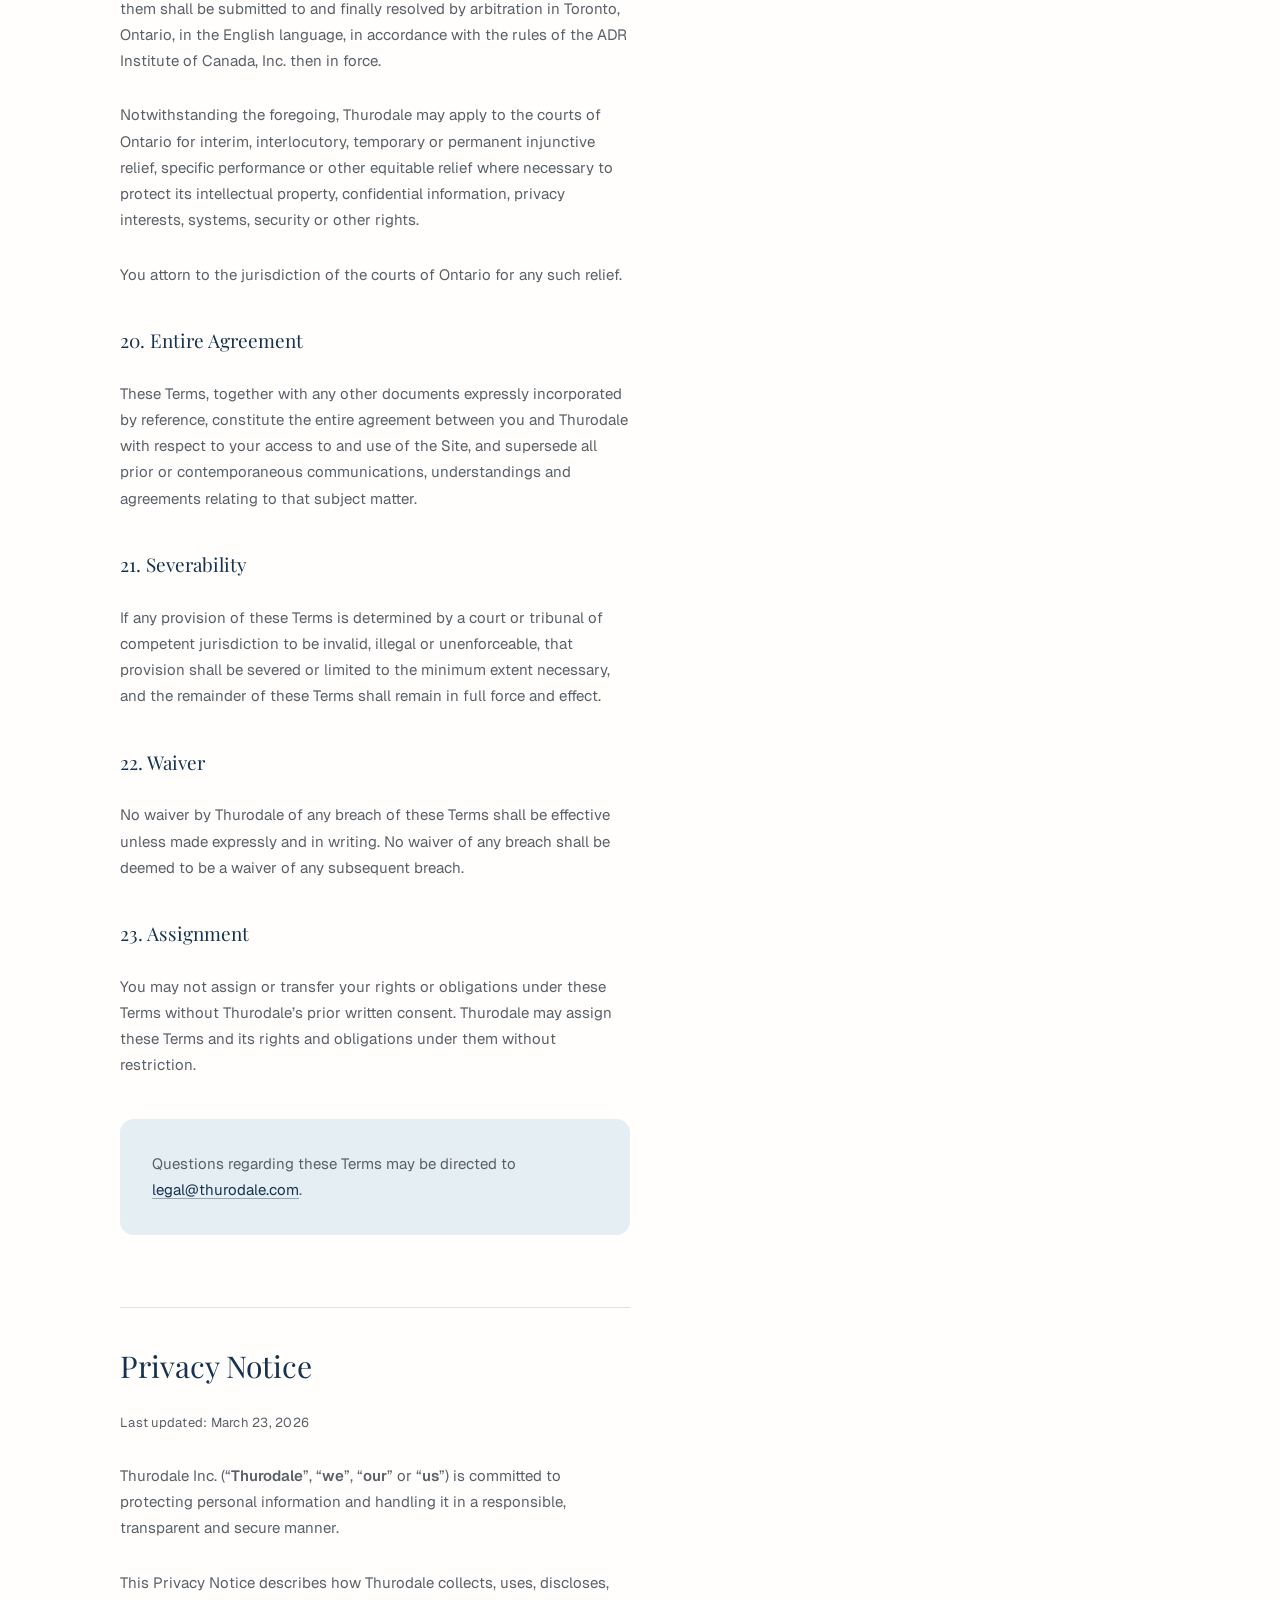
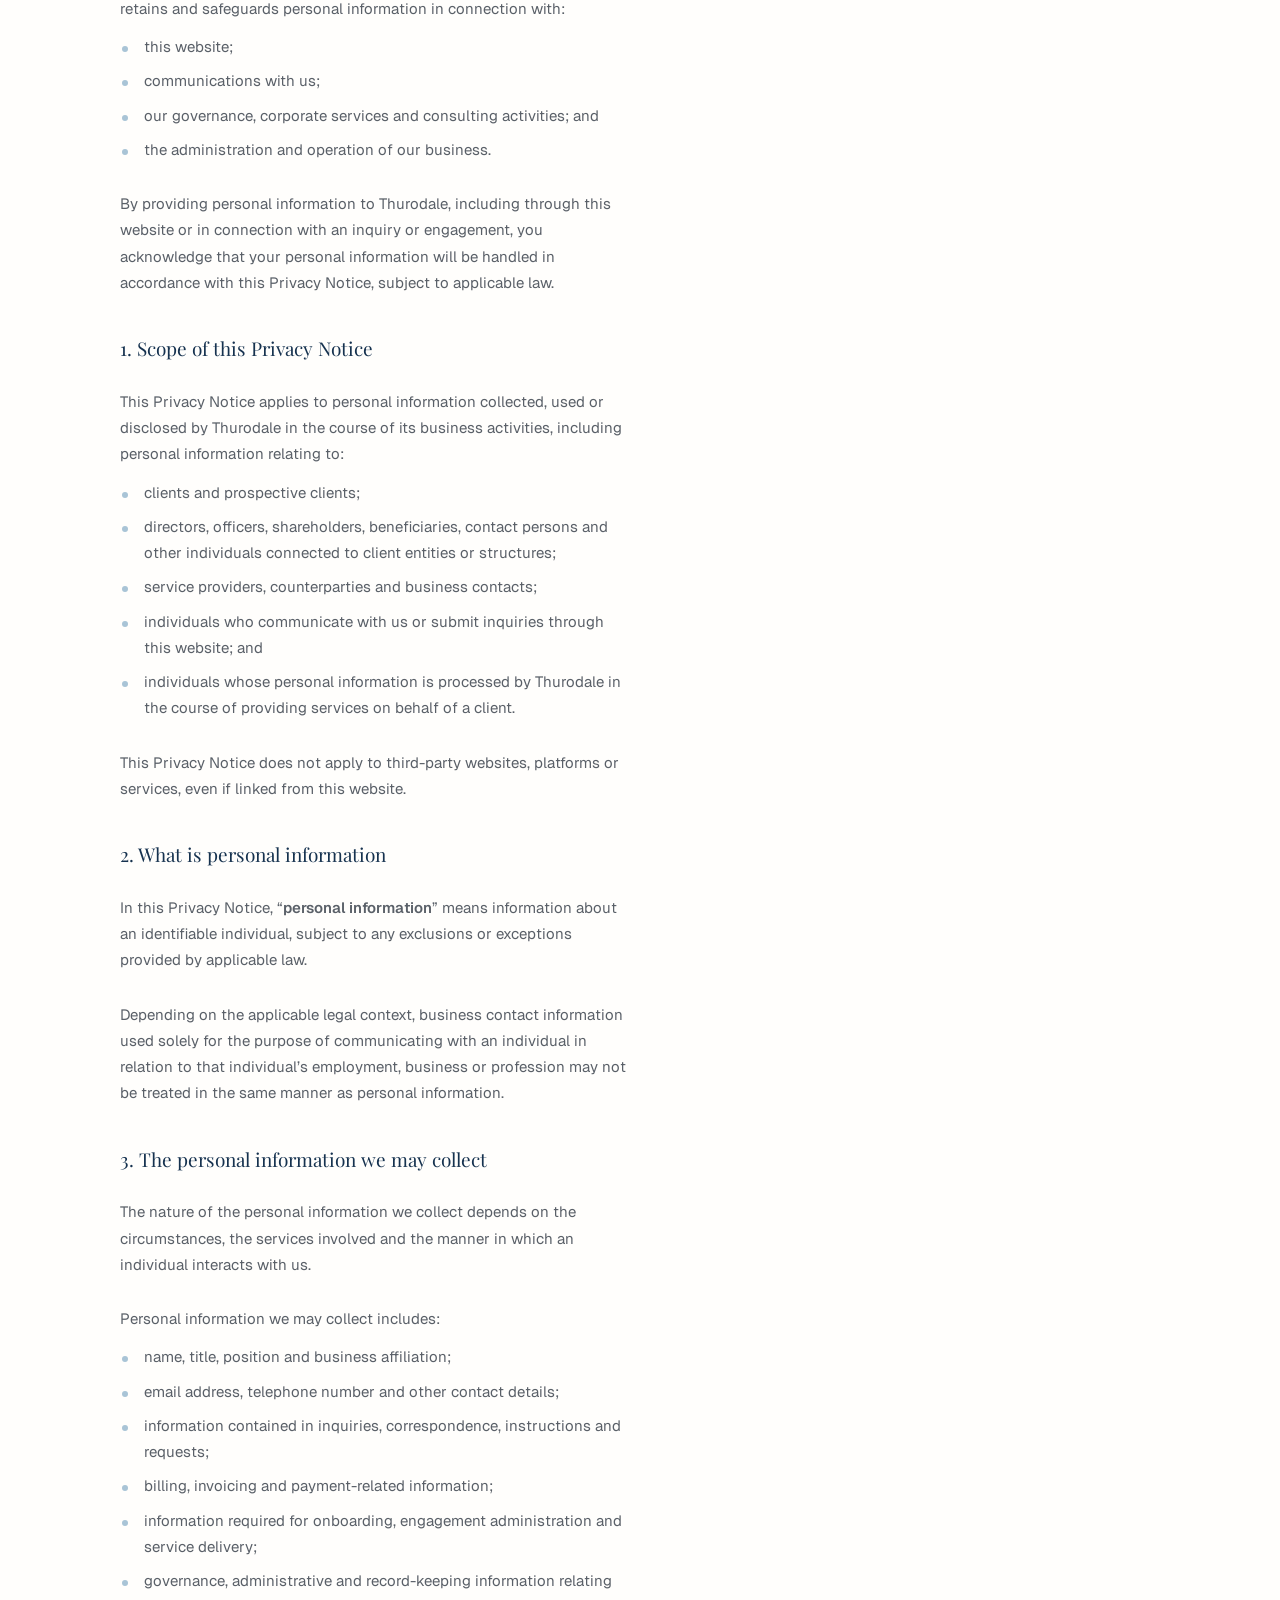
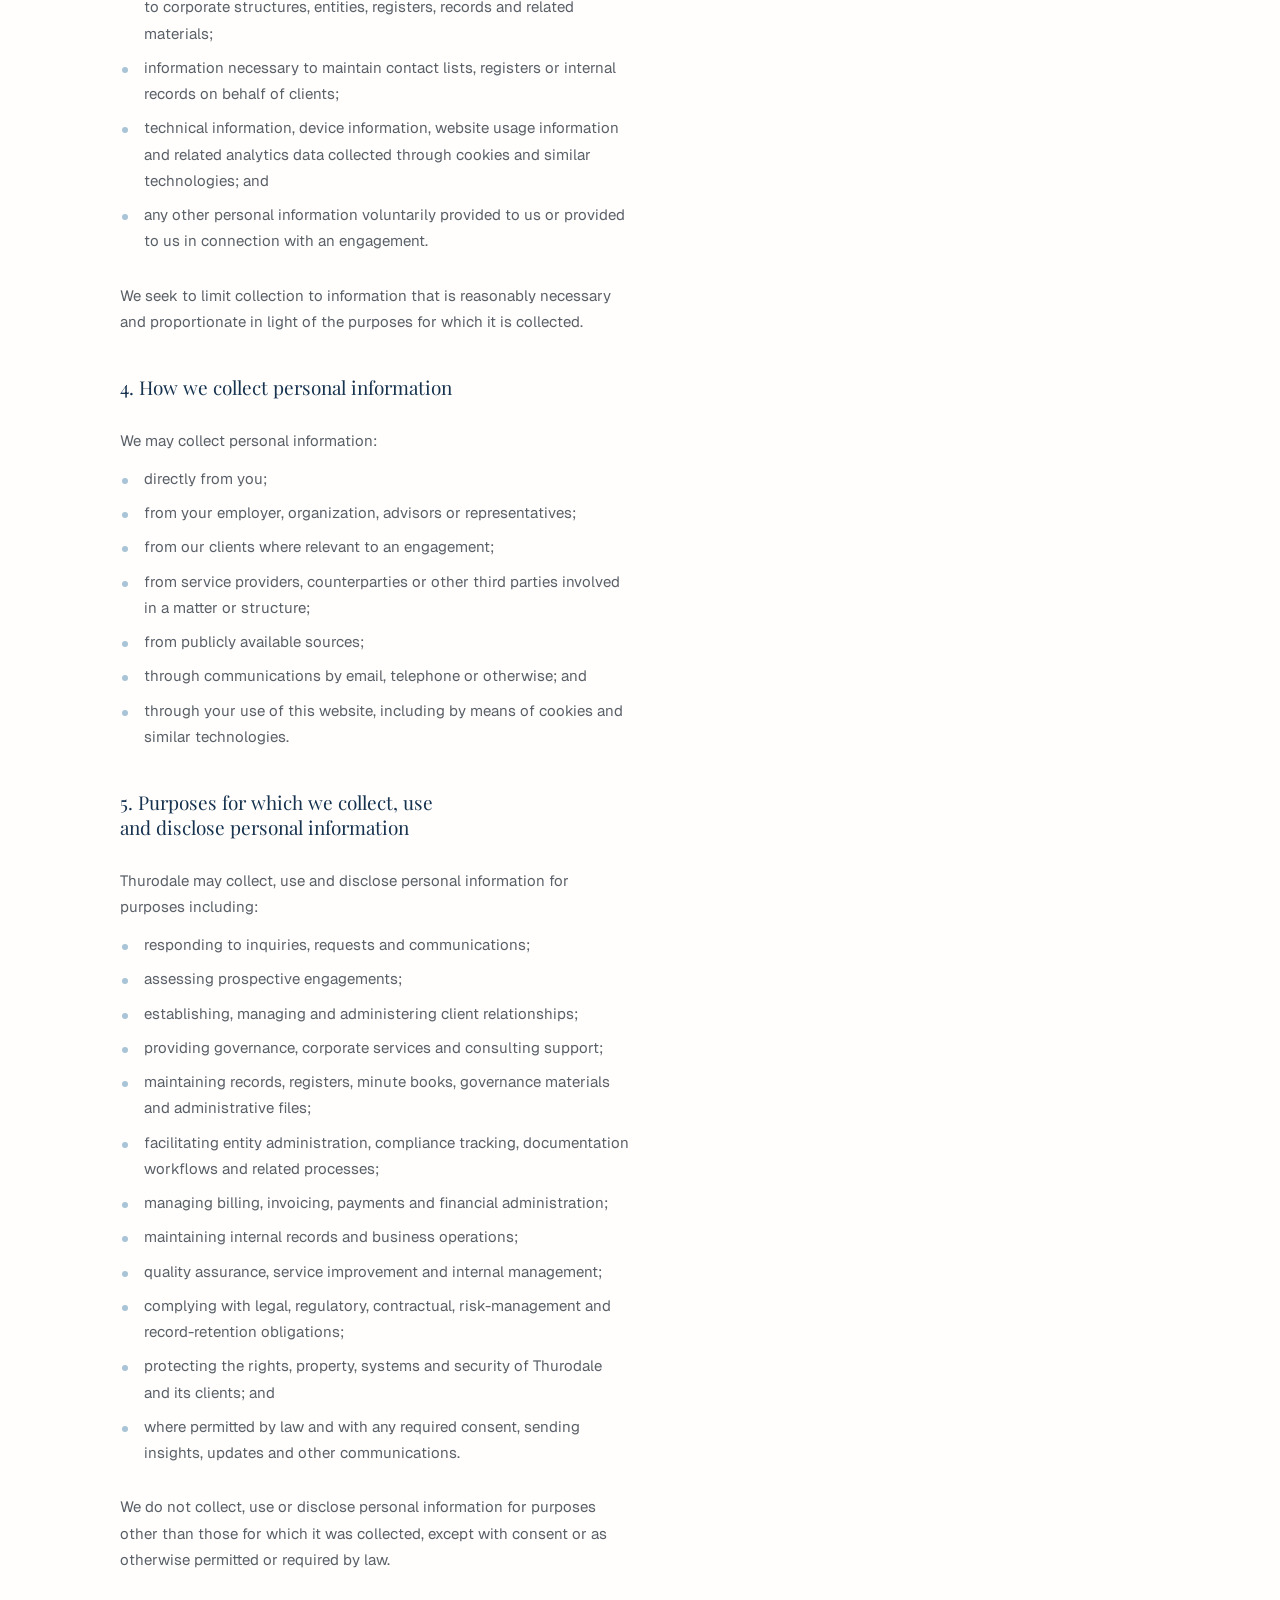
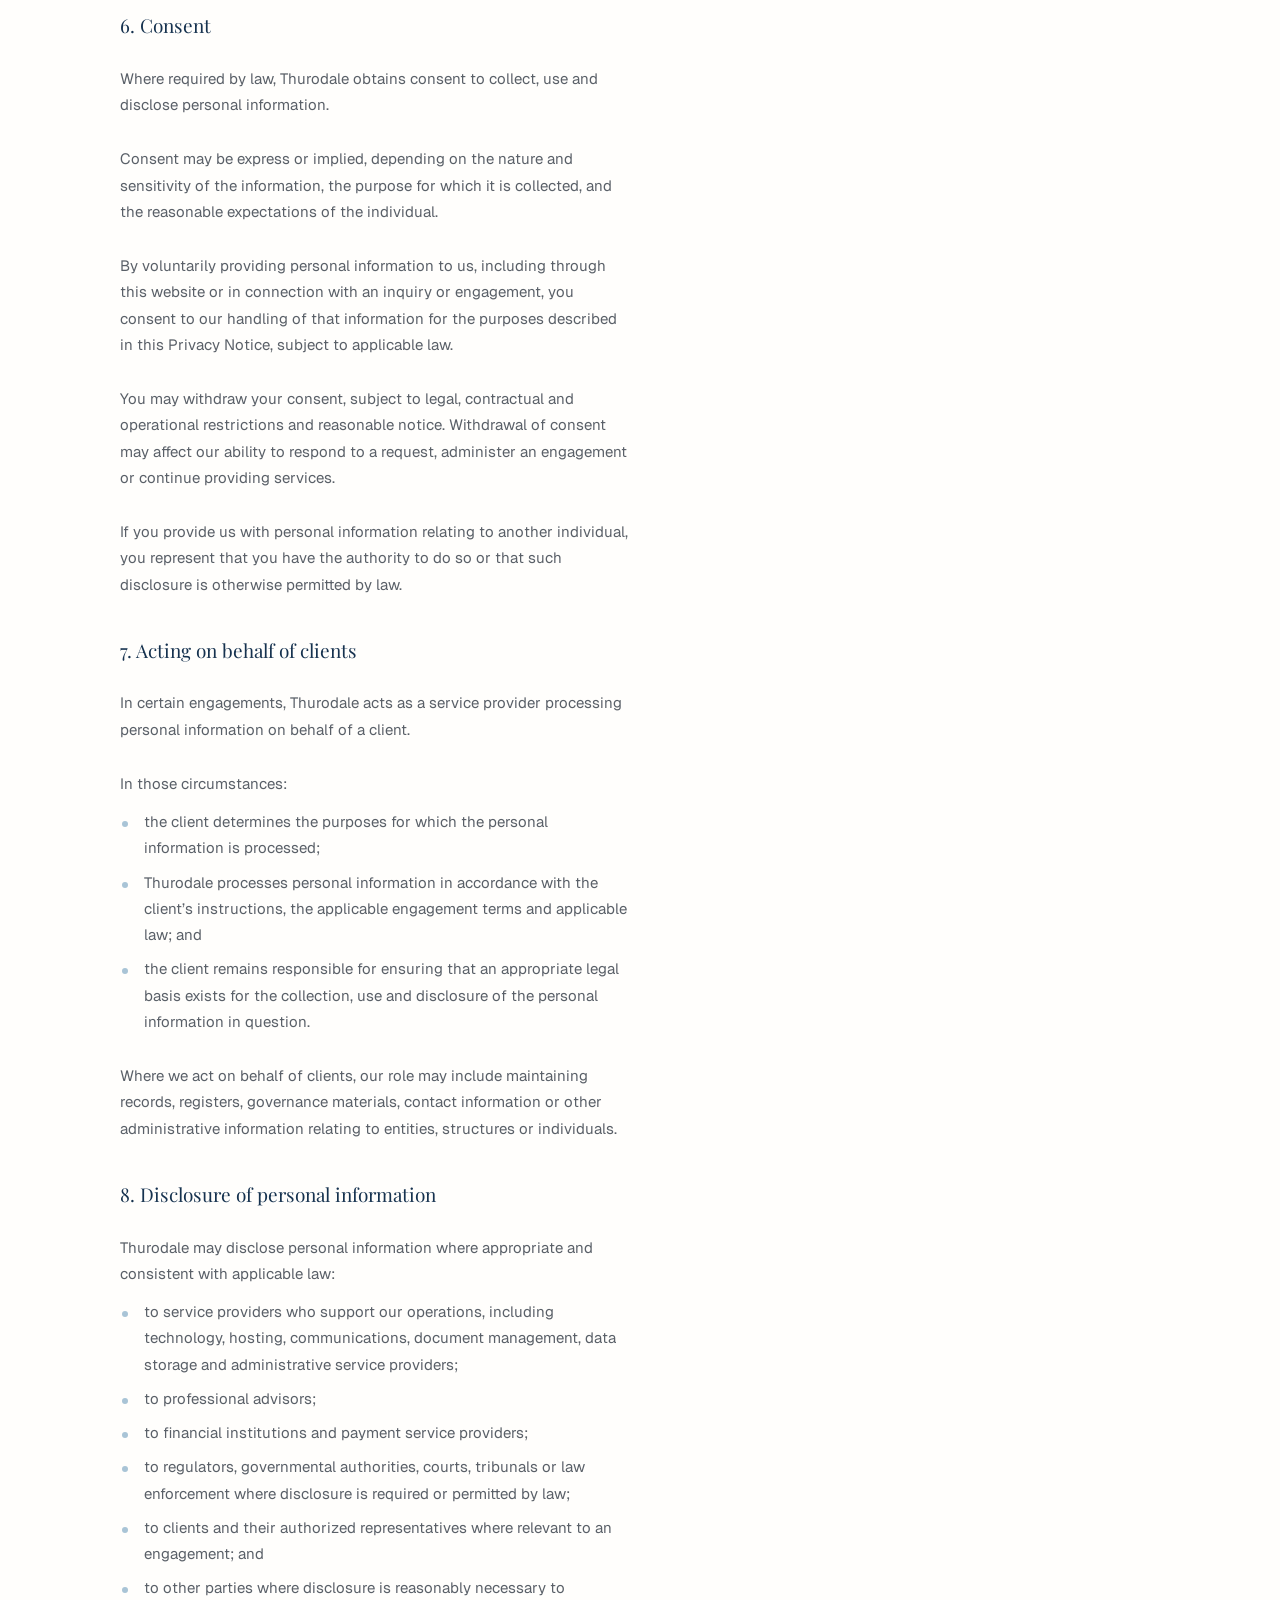
<file: legal.html>
<!DOCTYPE html>
<html lang="en-CA">
<head>
<meta charset="utf-8">
<meta name="viewport" content="width=device-width, initial-scale=1">
<title>Legal | Thurodale</title>
<meta name="description" content="Thurodale Terms of Use, Privacy Notice, Cookie Notice and CASL Notice.">
<link rel="icon" href="assets/favicon.svg" type="image/svg+xml">
<link rel="preconnect" href="https://fonts.googleapis.com">
<link rel="preconnect" href="https://fonts.gstatic.com" crossorigin>
<link rel="stylesheet" href="https://fonts.googleapis.com/css2?family=Geist:wght@400;500;600&family=Playfair+Display:ital,wght@0,400;0,500;1,400&display=swap">
<link rel="stylesheet" href="css/theme.css">
<link rel="stylesheet" href="css/thurodale.css">
<script>document.documentElement.classList.add('js');</script>
</head>
<body>

<a class="skip-link" href="#main">Skip to main content</a>

<header class="site-header">
  <div class="container site-header__inner">
    <a class="wordmark" href="index.html">Thurodale</a>
    <nav class="site-nav" aria-label="Primary">
      <a class="site-nav__link" href="index.html#services">Services</a>
      <a class="site-nav__link" href="index.html#approach">Approach</a>
      <a class="btn btn--ghost" href="contact.html">Discuss Requirements</a>
    </nav>
  </div>
</header>

<main id="main">

  <section class="section section--flush-top">
    <div class="container">
      <div class="panel panel--cloud">
        <h1 class="heading measure" style="margin-bottom: var(--spacing-24);">
          Legal <em>notices</em>.
        </h1>
        <p class="lead measure">
          Terms of Use, Privacy Notice, Cookie Notice and Canada&rsquo;s Anti-Spam Legislation
          notice for this website and for Thurodale Inc.
        </p>
      </div>
    </div>
  </section>

  <section class="section">
    <div class="container">

      <nav class="doc-nav" aria-label="Legal documents">
        <a href="#terms">Terms of Use</a>
        <a href="#privacy">Privacy Notice</a>
        <a href="#cookies">Cookie Notice</a>
        <a href="#casl">CASL</a>
      </nav>

      <div class="doc">

<!-- ======================= TERMS OF USE ======================= -->
<h2 id="terms">Terms of Use</h2>

<p>These Website Terms of Use (these &ldquo;<strong>Terms</strong>&rdquo;) govern access to and use of this website (the &ldquo;<strong>Site</strong>&rdquo;), which is operated by Thurodale Inc. (&ldquo;<strong>Thurodale</strong>&rdquo;, &ldquo;<strong>we</strong>&rdquo;, &ldquo;<strong>our</strong>&rdquo; or &ldquo;<strong>us</strong>&rdquo;).</p>

<p>The Site makes available profiles, articles, publications, insights, information, event materials, data and other content and materials (collectively, the &ldquo;<strong>Content</strong>&rdquo;).</p>

<p>By accessing, browsing or using the Site, you acknowledge that you have read, understood and agree to be bound by these Terms and by any other notices or policies referred to in these Terms, including our <a href="#privacy">Privacy Notice</a> and <a href="#cookies">Cookie Notice</a>. If you do not agree to these Terms, you must not access or use the Site.</p>

<h3>1. Changes to these Terms</h3>
<p>Thurodale may amend or update these Terms from time to time, in its discretion, without prior notice. Any revised version will be posted on the Site and will be effective when posted, unless otherwise indicated.</p>
<p>You should review these Terms periodically. Your continued access to or use of the Site after any change to these Terms constitutes your acceptance of the revised Terms.</p>

<h3>2. Informational Purpose Only</h3>
<p>The Site and the Content are provided solely for general informational purposes.</p>
<p>The Content is not intended to be a complete statement of any topic and may not reflect the most current legal, regulatory, business or market developments.</p>
<p>The Content may be updated, modified or removed at any time without notice.</p>
<p>Nothing on the Site is intended to be, or should be construed as, legal advice, tax advice, accounting advice, investment advice, fiduciary advice or any other regulated professional advice.</p>

<h3>3. No Legal Services; No Solicitor-Client or Other Professional Relationship</h3>
<p>Thurodale provides governance, corporate services and consulting support. Thurodale is not a law firm and does not provide legal services through the Site or otherwise as part of its business.</p>
<p>Although Thurodale&rsquo;s principal is a lawyer, Thurodale does not act as legal counsel for users of the Site or clients of Thurodale by virtue of the Site, the Content or communications made through the Site.</p>
<p>Your access to or use of the Site, your receipt of the Content, or your communication with Thurodale through the Site, by email or otherwise, does not create:</p>
<ul>
  <li>a solicitor-client relationship;</li>
  <li>a lawyer-client relationship;</li>
  <li>any other professional-client relationship;</li>
  <li>a fiduciary relationship; or</li>
  <li>any duty on the part of Thurodale to provide legal or other regulated professional advice.</li>
</ul>
<p>If you require legal advice, you should consult qualified independent legal counsel.</p>

<h3>4. No Reliance</h3>
<p>The Content should not be relied upon as accurate, complete, current, reliable or fit for any particular purpose without obtaining advice appropriate to your particular circumstances from qualified professionals.</p>
<p>No person should act, or refrain from acting, solely on the basis of the Content.</p>

<h3>5. No Confidentiality or Privilege in Website Communications</h3>
<p>Communications made through the Site, by email or through any contact form or other feature of the Site may not be secure.</p>
<p>Thurodale does not guarantee the confidentiality of any communication sent through the Site or by ordinary email. Such communications will not be treated as confidential or privileged solely because they are sent to Thurodale.</p>
<p>No solicitor-client privilege, litigation privilege or other professional privilege attaches to any communication made through the Site or by ordinary email with Thurodale.</p>
<p>You should not send confidential, proprietary, sensitive or time-sensitive information through the Site or by ordinary email unless appropriate arrangements have first been made directly with Thurodale.</p>

<h3>6. Accuracy, Currency and Availability of Content</h3>
<p>The Content is provided as of its original date of publication or posting and may become inaccurate or incomplete over time due to the passage of time, changes in law, regulation, policy or practice, or subsequent developments.</p>
<p>While Thurodale may update Content from time to time, Thurodale is under no obligation to do so.</p>
<p>Thurodale does not represent, warrant or guarantee that:</p>
<ul>
  <li>the Site or the Content is accurate, complete, current or reliable;</li>
  <li>the Site will always be available or operate without interruption;</li>
  <li>the Site or the Content will be error-free;</li>
  <li>defects will be corrected; or</li>
  <li>the Site or any server used to make the Site available is free of viruses, malware or other harmful components.</li>
</ul>

<h3>7. Permitted Use</h3>
<p>Subject to these Terms, Thurodale grants you a limited, revocable, non-exclusive, non-transferable, non-sublicensable license to access and use the Site and the Content for lawful, personal or internal business informational purposes only.</p>
<p>You may:</p>
<ul>
  <li>view the Site and the Content using a web browser;</li>
  <li>download, print or save reasonable portions of the Content for your own lawful internal reference; and</li>
  <li>use the Site only in a manner consistent with these Terms and applicable law.</li>
</ul>
<p>Any rights not expressly granted are reserved by Thurodale.</p>

<h3>8. Prohibited Conduct</h3>
<p>You must not access or use the Site or the Content in any way that is unlawful, prohibited by these Terms or inconsistent with the intended informational purpose of the Site.</p>
<p>Without limiting the foregoing, you must not, and must not permit any other person to, directly or indirectly:</p>

<h4>(a) Unlawful or Improper Use</h4>
<p>Use the Site or the Content for any unlawful, fraudulent, deceptive, harmful, abusive, defamatory, infringing or otherwise improper purpose.</p>

<h4>(b) Scraping and Data Extraction</h4>
<p>Scrape, crawl, spider, harvest, index, collect, copy, store, reorganize, summarize or otherwise extract any Content, data, metadata or information from the Site, whether by automated means or manually, including through bots, scripts, AI agents or similar tools, without Thurodale&rsquo;s prior written consent.</p>

<h4>(c) Copying, Distribution and Commercial Exploitation</h4>
<p>Reproduce, publish, distribute, republish, communicate, display, broadcast, transmit, sell, license, sublicense or otherwise exploit any part of the Site or the Content for any commercial purpose without Thurodale&rsquo;s prior written consent.</p>

<h4>(d) Modification and Derivative Works</h4>
<p>Modify, adapt, translate, frame, mirror, aggregate, compile, create derivative works from, or otherwise combine the Site or the Content with any other material, platform, product or service.</p>

<h4>(e) Technical Interference</h4>
<p>Interfere with, disrupt, damage, disable, overburden or impair the Site or the servers or networks used in connection with the Site.</p>

<h4>(f) Reverse Engineering</h4>
<p>Reverse engineer, decompile, disassemble or otherwise attempt to derive the source code, architecture or underlying structure of the Site or any related software, except to the limited extent such restriction is prohibited by applicable law.</p>

<h4>(g) Circumvention</h4>
<p>Circumvent or attempt to circumvent any technological protection measure, access control, security device or usage restriction implemented by or on behalf of Thurodale.</p>

<h4>(h) Misrepresentation</h4>
<p>Impersonate any person, misrepresent your affiliation with any person or entity, or falsely suggest any association with Thurodale.</p>

<h3>9. Intellectual Property</h3>
<p>The Site and the Content, including all text, data, publications, articles, designs, graphics, logos, trade-marks, photographs, audio, video, software, code, layout, look and feel, selection, arrangement and compilation, and all intellectual property rights therein, are owned by Thurodale or licensed to Thurodale and are protected by applicable intellectual property laws.</p>
<p>Nothing in these Terms transfers any ownership interest in the Site or the Content to you.</p>
<p>Except for the limited rights expressly granted in these Terms, no license or right is granted to you by implication, estoppel or otherwise.</p>

<h3>10. Trade-marks</h3>
<p>&ldquo;Thurodale&rdquo; and any related names, logos, word marks, service marks, trade names, designs and other indicia displayed on the Site are trade-marks or proprietary identifiers of Thurodale or its licensors.</p>
<p>You may not use any of them without prior written consent.</p>

<h3>11. Links to and from the Site</h3>
<p>The Site may contain links to third-party websites, platforms or resources solely for convenience. Such links do not constitute endorsement, approval or recommendation by Thurodale.</p>
<p>Thurodale does not control and is not responsible for:</p>
<ul>
  <li>any third-party website or resource;</li>
  <li>its content, accuracy, availability or practices; or</li>
  <li>any loss or damage that may arise from your use of it.</li>
</ul>
<p>If you choose to access any third-party site or resource, you do so entirely at your own risk.</p>
<p>You may not frame the Site or link to the Site in a manner that suggests endorsement, affiliation or association without Thurodale&rsquo;s prior written consent. Thurodale reserves the right to require that any link to the Site be removed.</p>

<h3>12. User Risk and Security</h3>
<p>Your access to and use of the Site is at your sole risk.</p>
<p>You are responsible for implementing safeguards sufficient to protect your devices, systems, software and data, including appropriate security and anti-virus protections.</p>
<p>Thurodale is not responsible for any damage to your systems or loss of data arising from access to or use of the Site.</p>

<h3>13. Disclaimer of Warranties</h3>
<p class="legalese">TO THE FULLEST EXTENT PERMITTED BY LAW, THE SITE AND THE CONTENT ARE PROVIDED ON AN &ldquo;AS IS&rdquo; AND &ldquo;AS AVAILABLE&rdquo; BASIS, WITHOUT REPRESENTATION, WARRANTY OR CONDITION OF ANY KIND, WHETHER EXPRESS, IMPLIED, STATUTORY OR COLLATERAL.</p>
<p class="legalese">WITHOUT LIMITING THE FOREGOING, THURODALE DISCLAIMS ALL WARRANTIES, REPRESENTATIONS AND CONDITIONS OF ANY KIND WITH RESPECT TO THE SITE AND THE CONTENT, INCLUDING ANY IMPLIED WARRANTIES OR CONDITIONS OF MERCHANTABILITY, FITNESS FOR A PARTICULAR PURPOSE, TITLE, NON-INFRINGEMENT, ACCURACY, COMPLETENESS, CURRENCY, QUIET ENJOYMENT, SYSTEM INTEGRATION AND FREEDOM FROM ERRORS, VIRUSES OR INTERRUPTION.</p>

<h3>14. Limitation of Liability</h3>
<p class="legalese">TO THE FULLEST EXTENT PERMITTED BY LAW, THURODALE AND ITS DIRECTORS, OFFICERS, EMPLOYEES, CONSULTANTS, CONTRACTORS, REPRESENTATIVES, LICENSORS AND SERVICE PROVIDERS SHALL NOT BE LIABLE FOR ANY LOSS, DAMAGE, COST OR LIABILITY ARISING OUT OF OR RELATING TO THE SITE, THE CONTENT OR THESE TERMS, WHETHER IN CONTRACT, TORT, NEGLIGENCE, STRICT LIABILITY OR OTHERWISE.</p>
<p class="legalese">WITHOUT LIMITING THE FOREGOING, THURODALE SHALL NOT BE LIABLE FOR ANY:</p>
<ul class="legalese">
  <li>INDIRECT, INCIDENTAL, CONSEQUENTIAL, SPECIAL, EXEMPLARY OR PUNITIVE DAMAGES;</li>
  <li>LOSS OF PROFITS, REVENUE, BUSINESS, OPPORTUNITY, GOODWILL OR REPUTATION;</li>
  <li>LOSS OF DATA OR CORRUPTION OF DATA;</li>
  <li>BUSINESS INTERRUPTION;</li>
  <li>SYSTEM FAILURE OR SECURITY BREACH; OR</li>
  <li>COST OF SUBSTITUTE SERVICES,</li>
</ul>
<p class="legalese">EVEN IF THURODALE HAS BEEN ADVISED OF THE POSSIBILITY OF SUCH LOSS OR DAMAGE.</p>
<p class="legalese">IF, NOTWITHSTANDING THE FOREGOING, THURODALE IS FOUND LIABLE TO YOU FOR ANY CLAIM ARISING OUT OF OR RELATING TO THE SITE, THE CONTENT OR THESE TERMS, THURODALE&rsquo;S TOTAL AGGREGATE LIABILITY SHALL NOT EXCEED CAD $100.</p>

<h3>15. Indemnity</h3>
<p>You agree to indemnify, defend and hold harmless Thurodale and its directors, officers, employees, consultants, contractors, representatives, licensors and service providers from and against any and all claims, liabilities, losses, damages, costs and expenses, including reasonable legal fees, arising out of or relating to:</p>
<ul>
  <li>your access to or use of the Site;</li>
  <li>your breach of these Terms;</li>
  <li>your violation of any law or the rights of any person; or</li>
  <li>any information or material you submit through the Site.</li>
</ul>

<h3>16. Privacy, Cookies and Other Policies</h3>
<p>Your use of the Site is also subject to any additional notices and policies posted on the Site from time to time, including our <a href="#privacy">Privacy Notice</a>, <a href="#cookies">Cookie Notice</a> and any legal or regulatory notices. Those notices and policies form part of these Terms to the extent applicable.</p>

<h3>17. Suspension and Termination</h3>
<p>Thurodale may, at any time and without notice, suspend, restrict or terminate your access to all or any part of the Site if, in Thurodale&rsquo;s judgment, you have breached these Terms or your use of the Site is otherwise inappropriate, unlawful or harmful.</p>
<p>Any such suspension, restriction or termination is in addition to any other rights or remedies available to Thurodale.</p>

<h3>18. Governing Law</h3>
<p>These Terms, the Site, the Content, and any dispute, claim or matter arising out of or relating to them shall be governed by the laws of the Province of Ontario and the federal laws of Canada applicable therein, without regard to conflict of laws principles.</p>

<h3>19. Dispute Resolution; Ontario Courts</h3>
<p>Any dispute, controversy or claim arising out of or relating to these Terms, the Site, the Content, or any legal relationship associated with them shall be submitted to and finally resolved by arbitration in Toronto, Ontario, in the English language, in accordance with the rules of the ADR Institute of Canada, Inc. then in force.</p>
<p>Notwithstanding the foregoing, Thurodale may apply to the courts of Ontario for interim, interlocutory, temporary or permanent injunctive relief, specific performance or other equitable relief where necessary to protect its intellectual property, confidential information, privacy interests, systems, security or other rights.</p>
<p>You attorn to the jurisdiction of the courts of Ontario for any such relief.</p>

<h3>20. Entire Agreement</h3>
<p>These Terms, together with any other documents expressly incorporated by reference, constitute the entire agreement between you and Thurodale with respect to your access to and use of the Site, and supersede all prior or contemporaneous communications, understandings and agreements relating to that subject matter.</p>

<h3>21. Severability</h3>
<p>If any provision of these Terms is determined by a court or tribunal of competent jurisdiction to be invalid, illegal or unenforceable, that provision shall be severed or limited to the minimum extent necessary, and the remainder of these Terms shall remain in full force and effect.</p>

<h3>22. Waiver</h3>
<p>No waiver by Thurodale of any breach of these Terms shall be effective unless made expressly and in writing. No waiver of any breach shall be deemed to be a waiver of any subsequent breach.</p>

<h3>23. Assignment</h3>
<p>You may not assign or transfer your rights or obligations under these Terms without Thurodale&rsquo;s prior written consent. Thurodale may assign these Terms and its rights and obligations under them without restriction.</p>

<div class="doc__contact">
  <p>Questions regarding these Terms may be directed to <a href="mailto:legal@thurodale.com">legal@thurodale.com</a>.</p>
</div>

<!-- ======================= PRIVACY NOTICE ======================= -->
<h2 id="privacy">Privacy Notice</h2>
<p class="doc__meta">Last updated: March 23, 2026</p>

<p>Thurodale Inc. (&ldquo;<strong>Thurodale</strong>&rdquo;, &ldquo;<strong>we</strong>&rdquo;, &ldquo;<strong>our</strong>&rdquo; or &ldquo;<strong>us</strong>&rdquo;) is committed to protecting personal information and handling it in a responsible, transparent and secure manner.</p>
<p>This Privacy Notice describes how Thurodale collects, uses, discloses, retains and safeguards personal information in connection with:</p>
<ul>
  <li>this website;</li>
  <li>communications with us;</li>
  <li>our governance, corporate services and consulting activities; and</li>
  <li>the administration and operation of our business.</li>
</ul>
<p>By providing personal information to Thurodale, including through this website or in connection with an inquiry or engagement, you acknowledge that your personal information will be handled in accordance with this Privacy Notice, subject to applicable law.</p>

<h3>1. Scope of this Privacy Notice</h3>
<p>This Privacy Notice applies to personal information collected, used or disclosed by Thurodale in the course of its business activities, including personal information relating to:</p>
<ul>
  <li>clients and prospective clients;</li>
  <li>directors, officers, shareholders, beneficiaries, contact persons and other individuals connected to client entities or structures;</li>
  <li>service providers, counterparties and business contacts;</li>
  <li>individuals who communicate with us or submit inquiries through this website; and</li>
  <li>individuals whose personal information is processed by Thurodale in the course of providing services on behalf of a client.</li>
</ul>
<p>This Privacy Notice does not apply to third-party websites, platforms or services, even if linked from this website.</p>

<h3>2. What is personal information</h3>
<p>In this Privacy Notice, &ldquo;<strong>personal information</strong>&rdquo; means information about an identifiable individual, subject to any exclusions or exceptions provided by applicable law.</p>
<p>Depending on the applicable legal context, business contact information used solely for the purpose of communicating with an individual in relation to that individual&rsquo;s employment, business or profession may not be treated in the same manner as personal information.</p>

<h3>3. The personal information we may collect</h3>
<p>The nature of the personal information we collect depends on the circumstances, the services involved and the manner in which an individual interacts with us.</p>
<p>Personal information we may collect includes:</p>
<ul>
  <li>name, title, position and business affiliation;</li>
  <li>email address, telephone number and other contact details;</li>
  <li>information contained in inquiries, correspondence, instructions and requests;</li>
  <li>billing, invoicing and payment-related information;</li>
  <li>information required for onboarding, engagement administration and service delivery;</li>
  <li>governance, administrative and record-keeping information relating to corporate structures, entities, registers, records and related materials;</li>
  <li>information necessary to maintain contact lists, registers or internal records on behalf of clients;</li>
  <li>technical information, device information, website usage information and related analytics data collected through cookies and similar technologies; and</li>
  <li>any other personal information voluntarily provided to us or provided to us in connection with an engagement.</li>
</ul>
<p>We seek to limit collection to information that is reasonably necessary and proportionate in light of the purposes for which it is collected.</p>

<h3>4. How we collect personal information</h3>
<p>We may collect personal information:</p>
<ul>
  <li>directly from you;</li>
  <li>from your employer, organization, advisors or representatives;</li>
  <li>from our clients where relevant to an engagement;</li>
  <li>from service providers, counterparties or other third parties involved in a matter or structure;</li>
  <li>from publicly available sources;</li>
  <li>through communications by email, telephone or otherwise; and</li>
  <li>through your use of this website, including by means of cookies and similar technologies.</li>
</ul>

<h3>5. Purposes for which we collect, use and disclose personal information</h3>
<p>Thurodale may collect, use and disclose personal information for purposes including:</p>
<ul>
  <li>responding to inquiries, requests and communications;</li>
  <li>assessing prospective engagements;</li>
  <li>establishing, managing and administering client relationships;</li>
  <li>providing governance, corporate services and consulting support;</li>
  <li>maintaining records, registers, minute books, governance materials and administrative files;</li>
  <li>facilitating entity administration, compliance tracking, documentation workflows and related processes;</li>
  <li>managing billing, invoicing, payments and financial administration;</li>
  <li>maintaining internal records and business operations;</li>
  <li>quality assurance, service improvement and internal management;</li>
  <li>complying with legal, regulatory, contractual, risk-management and record-retention obligations;</li>
  <li>protecting the rights, property, systems and security of Thurodale and its clients; and</li>
  <li>where permitted by law and with any required consent, sending insights, updates and other communications.</li>
</ul>
<p>We do not collect, use or disclose personal information for purposes other than those for which it was collected, except with consent or as otherwise permitted or required by law.</p>

<h3>6. Consent</h3>
<p>Where required by law, Thurodale obtains consent to collect, use and disclose personal information.</p>
<p>Consent may be express or implied, depending on the nature and sensitivity of the information, the purpose for which it is collected, and the reasonable expectations of the individual.</p>
<p>By voluntarily providing personal information to us, including through this website or in connection with an inquiry or engagement, you consent to our handling of that information for the purposes described in this Privacy Notice, subject to applicable law.</p>
<p>You may withdraw your consent, subject to legal, contractual and operational restrictions and reasonable notice. Withdrawal of consent may affect our ability to respond to a request, administer an engagement or continue providing services.</p>
<p>If you provide us with personal information relating to another individual, you represent that you have the authority to do so or that such disclosure is otherwise permitted by law.</p>

<h3>7. Acting on behalf of clients</h3>
<p>In certain engagements, Thurodale acts as a service provider processing personal information on behalf of a client.</p>
<p>In those circumstances:</p>
<ul>
  <li>the client determines the purposes for which the personal information is processed;</li>
  <li>Thurodale processes personal information in accordance with the client&rsquo;s instructions, the applicable engagement terms and applicable law; and</li>
  <li>the client remains responsible for ensuring that an appropriate legal basis exists for the collection, use and disclosure of the personal information in question.</li>
</ul>
<p>Where we act on behalf of clients, our role may include maintaining records, registers, governance materials, contact information or other administrative information relating to entities, structures or individuals.</p>

<h3>8. Disclosure of personal information</h3>
<p>Thurodale may disclose personal information where appropriate and consistent with applicable law:</p>
<ul>
  <li>to service providers who support our operations, including technology, hosting, communications, document management, data storage and administrative service providers;</li>
  <li>to professional advisors;</li>
  <li>to financial institutions and payment service providers;</li>
  <li>to regulators, governmental authorities, courts, tribunals or law enforcement where disclosure is required or permitted by law;</li>
  <li>to clients and their authorized representatives where relevant to an engagement; and</li>
  <li>to other parties where disclosure is reasonably necessary to establish, administer or perform services.</li>
</ul>

<h3>9. Service providers and cross-border processing</h3>
<p>Thurodale may use third-party service providers to host, store, process or otherwise handle personal information on our behalf.</p>
<p>As a result, personal information may be stored or processed outside Ontario or outside Canada and may be subject to the laws of those jurisdictions.</p>
<p>Where we use service providers, we expect them to maintain safeguards appropriate to the sensitivity of the information and the services being provided.</p>

<h3>10. Retention of personal information</h3>
<p>Thurodale retains personal information only for as long as reasonably necessary for the purposes for which it was collected, and thereafter for such longer period as may be required or permitted by applicable law, regulation, contractual obligation, limitation period, record-retention requirement or legitimate business need.</p>
<p>When personal information is no longer required, we may delete, destroy, anonymize or otherwise dispose of it in accordance with our retention practices and applicable law.</p>

<h3>11. Safeguards</h3>
<p>Thurodale maintains administrative, technical and organizational safeguards designed to protect personal information against loss, theft and unauthorized access, use, disclosure, modification or destruction.</p>
<p>The safeguards used depend on the sensitivity of the information and the nature of the activities involved.</p>
<p>While we take reasonable steps to protect personal information, no method of transmission over the internet and no method of storage is completely secure. Accordingly, we cannot guarantee absolute security.</p>

<h3>12. Accuracy</h3>
<p>Thurodale seeks to keep personal information as accurate, complete and current as reasonably necessary for the purposes for which it is to be used.</p>
<p>Where appropriate, we may rely on individuals and clients to inform us of changes to relevant personal information.</p>

<h3>13. Access and correction</h3>
<p>Subject to applicable law, an individual may request access to personal information held by Thurodale about that individual and may request correction of inaccurate or incomplete personal information.</p>
<p>Requests for access or correction should be made in writing to the contact identified below. Thurodale may require sufficient information to verify the identity of the requestor before responding.</p>

<h3>14. Marketing communications</h3>
<p>Where permitted by law, Thurodale may send insights, updates, event notices or other communications by email or other electronic means.</p>
<p>Where consent is required, we will seek it. Where an unsubscribe mechanism is required, we will provide one.</p>
<p>You may unsubscribe from marketing or update communications at any time by using the unsubscribe mechanism in the communication or by contacting us.</p>

<h3>15. Cookies, analytics and similar technologies</h3>
<p>This website may use cookies, analytics tools and similar technologies to operate the website, understand usage, improve performance and support functionality.</p>
<p>Further information is set out in our <a href="#cookies">Cookie Notice</a>.</p>

<h3>16. Third-party websites and services</h3>
<p>This website may contain links to third-party websites, platforms or services. Thurodale is not responsible for the privacy practices, content or terms of any third party.</p>
<p>Your use of third-party sites or services is at your own risk and subject to the terms and policies of those third parties.</p>

<h3>17. Changes to this Privacy Notice</h3>
<p>Thurodale may amend or update this Privacy Notice from time to time. The most current version will be posted on this website and will take effect when posted, unless otherwise indicated.</p>

<div class="doc__contact">
  <p>Questions, concerns and requests relating to this Privacy Notice or Thurodale&rsquo;s handling of personal information may be directed to <a href="mailto:privacy@thurodale.com">privacy@thurodale.com</a>.</p>
</div>

<!-- ======================= COOKIE NOTICE ======================= -->
<h2 id="cookies">Cookie Notice</h2>
<p class="doc__meta">Last updated: March 23, 2026</p>

<p>This Cookie Notice explains how Thurodale Inc. (&ldquo;<strong>Thurodale</strong>&rdquo;, &ldquo;<strong>we</strong>&rdquo;, &ldquo;<strong>our</strong>&rdquo; or &ldquo;<strong>us</strong>&rdquo;) uses cookies and similar technologies on this website.</p>
<p>This Cookie Notice should be read together with our <a href="#privacy">Privacy Notice</a>.</p>

<h3>1. What are cookies?</h3>
<p>Cookies are small text files placed on a device through a web browser when a website is visited. Cookies allow information to be stored and later retrieved in order to support website functionality, improve performance, understand usage and enhance the user experience.</p>
<p>Cookies may be:</p>
<ul>
  <li>session cookies, which expire when you close your browser; or</li>
  <li>persistent cookies, which remain on your device until they expire or are deleted.</li>
</ul>
<p>In addition to cookies, websites may use related technologies such as pixels, tags, scripts, local storage and analytics tools. For convenience, this Notice refers to all such technologies as &ldquo;cookies&rdquo; unless the context otherwise requires.</p>

<h3>2. Why we use cookies</h3>
<p>We use cookies for purposes including:</p>
<ul>
  <li>enabling core website functionality;</li>
  <li>maintaining the security and integrity of the website;</li>
  <li>remembering settings and preferences;</li>
  <li>understanding how visitors use the website;</li>
  <li>improving website performance, usability and content; and</li>
  <li>supporting third-party tools or embedded functionality.</li>
</ul>

<h3>3. Types of cookies we may use</h3>
<h4>(a) Strictly necessary cookies</h4>
<p>These cookies are required for the operation, security and basic functionality of the website. They may include cookies used for session management, security controls, network management or user-requested services.</p>
<p>Because these cookies are essential to the operation of the site, they may be used without obtaining consent to the extent permitted by applicable law.</p>
<h4>(b) Analytics cookies</h4>
<p>These cookies help us understand how visitors interact with the website, including which pages are visited, how long users remain on pages, how users navigate through the site and whether errors occur.</p>
<p>Analytics information helps us assess website performance and improve content, structure and usability.</p>
<h4>(c) Functionality cookies</h4>
<p>These cookies help remember user selections, settings and preferences in order to improve the browsing experience.</p>
<h4>(d) Third-party cookies</h4>
<p>Some cookies may be placed by third parties where the website uses external services or integrations, such as analytics tools, video platforms, embedded content, plugins or similar functionality. These third parties may collect or process information in accordance with their own privacy practices and terms.</p>

<h3>4. Third-party tools and services</h3>
<p>This website may use third-party tools or services that place cookies or collect information independently. Such tools may include analytics services, embedded media, maps, content delivery tools or other integrated services.</p>
<p>Thurodale does not control the operation of third-party cookies once placed by those parties and is not responsible for their privacy practices. You should consult the relevant third party&rsquo;s privacy and cookie materials where appropriate.</p>

<h3>5. Cookie consent and choices</h3>
<p>Where required by applicable law, Thurodale will request consent before placing non-essential cookies on your device.</p>
<p>You may also manage or disable cookies through your browser settings. Most browsers allow users to block or delete cookies or to receive alerts when cookies are being used. Please note, however, that disabling certain cookies may affect the operation, availability or functionality of parts of the website.</p>
<p>If you later wish to change your cookie preferences, you may do so through any cookie preference mechanism made available on the website, where applicable.</p>

<h3>6. How long cookies remain on your device</h3>
<p>The length of time a cookie remains on your device depends on whether it is a session cookie or a persistent cookie. Session cookies generally expire when you close your browser. Persistent cookies remain until they expire or are deleted.</p>

<h3>7. Updates to this Cookie Notice</h3>
<p>Thurodale may amend or update this Cookie Notice from time to time. The current version will be posted on the website and will take effect when posted, unless otherwise indicated.</p>

<div class="doc__contact">
  <p>Questions regarding this Cookie Notice may be directed to <a href="mailto:privacy@thurodale.com">privacy@thurodale.com</a>.</p>
</div>

<!-- ======================= CASL ======================= -->
<h2 id="casl">Canada&rsquo;s Anti-Spam Legislation (CASL)</h2>
<p class="doc__meta">Last updated: March 23, 2026</p>

<p>This notice describes Thurodale&rsquo;s approach to compliance with Canada&rsquo;s Anti-Spam Legislation (&ldquo;<strong>CASL</strong>&rdquo;) in connection with commercial electronic messages and related electronic communications.</p>

<h3>1. Our commitment</h3>
<p>Thurodale Inc. (&ldquo;<strong>Thurodale</strong>&rdquo;, &ldquo;<strong>we</strong>&rdquo;, &ldquo;<strong>our</strong>&rdquo; or &ldquo;<strong>us</strong>&rdquo;) is committed to complying with applicable requirements relating to commercial electronic messages.</p>
<p>Where CASL applies, our approach is intended to ensure that commercial electronic messages are sent only where there is an appropriate legal basis to do so, including consent where required or where another lawful basis or exception applies.</p>
<p>CASL regulates commercial electronic messages and generally requires consent unless an exception applies, along with identification information and an unsubscribe mechanism where required.</p>

<h3>2. Communications that may be sent</h3>
<p>Thurodale may send communications including:</p>
<ul>
  <li>insights, updates and publications;</li>
  <li>invitations to events, briefings or similar activities;</li>
  <li>communications relating to our services or capabilities;</li>
  <li>responses to inquiries or requests; and</li>
  <li>administrative or relationship-management communications.</li>
</ul>
<p>Whether a particular message is subject to CASL will depend on its content, purpose, recipient and the surrounding circumstances.</p>

<h3>3. Consent</h3>
<p>Where consent is required by law before sending a commercial electronic message, Thurodale seeks to obtain that consent.</p>
<p>Consent may be:</p>
<ul>
  <li><strong>express</strong>, including where an individual actively subscribes or opts in; or</li>
  <li><strong>implied</strong>, where permitted by law.</li>
</ul>
<p>Thurodale seeks to maintain records of consent where appropriate.</p>
<p>If you provide us with your email address through a website form or otherwise request information from us, we may use that information to respond to your request. Where you separately opt in to receive insights, updates or other communications, that consent will be treated distinctly from your inquiry.</p>

<h3>4. Identification and unsubscribe</h3>
<p>Where required, commercial electronic messages sent by Thurodale will:</p>
<ul>
  <li>identify Thurodale as the sender;</li>
  <li>include contact information; and</li>
  <li>contain an unsubscribe mechanism that allows recipients to withdraw consent.</li>
</ul>
<p>Unsubscribe requests will be processed as required by applicable law.</p>

<h3>5. Withdrawal of consent</h3>
<p>You may withdraw your consent to receive commercial electronic messages from Thurodale at any time by:</p>
<ul>
  <li>using the unsubscribe mechanism included in the communication; or</li>
  <li>contacting us directly.</li>
</ul>
<p>Withdrawal of consent will not affect communications that are not subject to consent requirements, including certain transactional, administrative or service-related communications where permitted by law.</p>

<h3>6. Internal practices</h3>
<p>Thurodale&rsquo;s CASL compliance practices may include:</p>
<ul>
  <li>obtaining and recording consent where appropriate;</li>
  <li>distinguishing between inquiry-related communications and marketing communications;</li>
  <li>including identification and unsubscribe information where required; and</li>
  <li>reviewing communication practices periodically.</li>
</ul>

<h3>7. Updates to this CASL Notice</h3>
<p>Thurodale may amend or update this CASL Notice from time to time. The current version will be posted on the website and will take effect when posted, unless otherwise indicated.</p>

<div class="doc__contact">
  <p>Questions relating to this CASL Notice or to electronic communications from Thurodale may be directed to <a href="mailto:casl@thurodale.com">casl@thurodale.com</a>.</p>
</div>

      </div>
    </div>
  </section>

</main>

<footer class="site-footer">
  <div class="container">
    <div class="footer-panel" data-reveal>
      <div class="footer-grid">
        <div class="footer-grid__brand">
          <a class="wordmark" href="index.html">Thurodale</a>
          <p class="footer-prompt">Got a question?<br>Get in touch.</p>
          <a class="footer-enquiry" href="mailto:info@thurodale.com">
            Make an enquiry <span class="btn__arrow" aria-hidden="true">&rarr;</span>
          </a>
        </div>
        <div>
          <h2 class="footer-heading">Firm</h2>
          <ul class="footer-links">
            <li><a href="index.html#services">Services</a></li>
            <li><a href="index.html#approach">Approach</a></li>
            <li><a href="contact.html">Contact</a></li>
            <li><a href="mailto:careers@thurodale.com">Careers</a></li>
          </ul>
        </div>
      </div>
    </div>

    <div class="footer-band" aria-hidden="true" data-reveal>
      <svg viewBox="0 0 1200 150" preserveAspectRatio="none" focusable="false">
        <path d="M-20 118 C 180 52, 340 140, 560 86 S 940 18, 1220 74" opacity="0.45"/>
        <path d="M-20 96 C 200 30, 360 118, 600 64 S 980 4, 1220 52" opacity="0.35"/>
        <path d="M-20 140 C 220 86, 400 150, 640 104 S 1000 46, 1220 100" opacity="0.30"/>
        <path d="M-20 70 C 160 16, 380 96, 620 42 S 960 -12, 1220 28" opacity="0.50"/>
      </svg>
    </div>

    <div class="footer-legal">
      <span>Copyright &copy; 2026 Thurodale Inc. All rights reserved.</span>
      <span class="footer-legal__links">
        <a href="#terms">Legal</a>
        <a href="#privacy">Privacy</a>
        <a href="#cookies">Cookies</a>
        <a href="#casl">CASL</a>
      </span>
    </div>
  </div>
</footer>

<script src="js/analytics.js" defer></script>
<script src="js/motion.js" defer></script>
</body>
</html>
</file>
<file: css/theme.css>
/* ==========================================================================
   Thurodale — Theme layer
   ==========================================================================

   The site is light only. The brand is defined as "ledger blue on cream
   paper", and a dark palette works against that rather than with it.

   The layering is kept even though there is a single theme, because it is
   what allows thurodale.css to contain no colour values at all.

     1. PALETTE   Raw colour values, namespaced (--p-light-*).
                  These are the only literal hex values in the codebase.
     2. SEMANTIC  Role-based names (--surface-page, --ink-default, --action-bg).
                  Component CSS may ONLY reference these.
     3. COMPONENT thurodale.css. No hex values, no palette names.

   Colour tokens use the --ink-* prefix, never --text-*, because --text-* is
   the typography scale (--text-body is a 15px font size, not a colour).

   IF A SECOND THEME IS EVER WANTED

     1. Add a palette block:     --p-<name>-surface-page: #...;  (etc.)
     2. Add one selector block:  :root.theme-<name> { ...map semantics... }
     3. Add the class to <html>.

   No component CSS changes. That was the point of the split, and it stays
   true whether or not a second theme exists.

   CONTRAST: every foreground/background pairing used in the UI meets
   WCAG 2.1 AA (4.5:1 for body text, 3:1 for large text and non-text
   boundaries). Measured ratios are noted beside the values that were
   chosen for contrast rather than for brand.
   ========================================================================== */

/* --------------------------------------------------------------------------
   LAYER 1 — PALETTE
   -------------------------------------------------------------------------- */

:root {
  --p-light-surface-page:        #FFFEFC;  /* Cream Paper  */
  --p-light-surface-panel-1:     #E4EEF3;  /* Cloud Wash   */
  --p-light-surface-panel-2:     #CFE1E9;  /* Mist Veil    */
  --p-light-surface-panel-3:     #A9C4D6;  /* Sky Mist     */
  --p-light-surface-panel-warm:  #D9D2C4;  /* Stone Hush   */
  --p-light-surface-card:        #FFFEFC;
  --p-light-surface-card-warm:   #FFFEFC;
  --p-light-surface-inverse:     #16324F;  /* Ledger Ink   */

  --p-light-ink-primary:         #16324F;  /* headings, links */
  --p-light-ink-strong:          #0D2038;  /* Ledger Shadow   */
  --p-light-ink-default:         #222222;  /* Charcoal        */
  --p-light-ink-muted:           #5A6068;  /* Charcoal Soft   */
  --p-light-ink-on-inverse:      #FFFEFC;
  --p-light-ink-on-panel-3:      #16324F;
  --p-light-ink-on-panel-warm:   #222222;

  /* Decorative numerals only. They are aria-hidden, so the contrast
     minimums do not apply to them. */
  --p-light-ink-decorative:      #A9C4D6;

  --p-light-border-subtle:       #E4E1DA;  /* Border Mist */
  --p-light-border-on-panel:     rgba(22, 50, 79, 0.14);

  /* NOT Sky Mist (#A9C4D6). That tone measures 1.80:1 on cream and fails
     WCAG 1.4.11, which requires 3:1 for a control boundary. On a ghost
     button the border is the only thing identifying it as a control, so
     the rule applies. This is the nearest tone in the same hue family that
     clears 3:1 on cream (4.00:1), Cloud Wash (3.42:1) and Mist Veil. */
  --p-light-border-interactive:  #5D839E;

  --p-light-action-bg:           #16324F;
  --p-light-action-bg-hover:     #0D2038;
  --p-light-action-fg:           #FFFEFC;  /* 13.00:1 on the action fill */
  --p-light-ghost-hover-bg:      #E4EEF3;

  --p-light-tag-bg:              #FFFEFC;
  --p-light-tag-fg:              #16324F;
  --p-light-tag-dot:             #A9C4D6;

  --p-light-decor-ring:          rgba(22, 50, 79, 0.18);
  --p-light-decor-band-bg:       #A9C4D6;
  --p-light-decor-band-stroke:   #16324F;

  --p-light-selection-bg:        #A9C4D6;
  --p-light-selection-fg:        #16324F;
  --p-light-focus-ring:          #16324F;  /* 13.00:1 on the page */
}

/* --------------------------------------------------------------------------
   LAYER 2 — SEMANTIC MAPPING
   -------------------------------------------------------------------------- */

:root {
  /* Tells the browser to render form controls, scrollbars and other UA
     widgets against a light background. */
  color-scheme: light;

  --surface-page:        var(--p-light-surface-page);
  --surface-panel-1:     var(--p-light-surface-panel-1);
  --surface-panel-2:     var(--p-light-surface-panel-2);
  --surface-panel-3:     var(--p-light-surface-panel-3);
  --surface-panel-warm:  var(--p-light-surface-panel-warm);
  --surface-card:        var(--p-light-surface-card);
  --surface-card-warm:   var(--p-light-surface-card-warm);
  --surface-inverse:     var(--p-light-surface-inverse);

  --ink-primary:         var(--p-light-ink-primary);
  --ink-strong:          var(--p-light-ink-strong);
  --ink-default:         var(--p-light-ink-default);
  --ink-muted:           var(--p-light-ink-muted);
  --ink-decorative:      var(--p-light-ink-decorative);
  --ink-on-inverse:      var(--p-light-ink-on-inverse);
  --ink-on-panel-3:      var(--p-light-ink-on-panel-3);
  --ink-on-panel-warm:   var(--p-light-ink-on-panel-warm);

  --border-subtle:       var(--p-light-border-subtle);
  --border-on-panel:     var(--p-light-border-on-panel);
  --border-interactive:  var(--p-light-border-interactive);

  --action-bg:           var(--p-light-action-bg);
  --action-bg-hover:     var(--p-light-action-bg-hover);
  --action-fg:           var(--p-light-action-fg);
  --ghost-hover-bg:      var(--p-light-ghost-hover-bg);

  --tag-bg:              var(--p-light-tag-bg);
  --tag-fg:              var(--p-light-tag-fg);
  --tag-dot:             var(--p-light-tag-dot);

  --decor-ring:          var(--p-light-decor-ring);
  --decor-band-bg:       var(--p-light-decor-band-bg);
  --decor-band-stroke:   var(--p-light-decor-band-stroke);

  --selection-bg:        var(--p-light-selection-bg);
  --selection-fg:        var(--p-light-selection-fg);
  --focus-ring:          var(--p-light-focus-ring);
}
</file>
<file: css/thurodale.css>
/* ==========================================================================
   Thurodale. Ledger blue on cream paper
   Single stylesheet. No build step, no dependencies.
   Token names follow thurodale-style-reference.md.
   ========================================================================== */

/* --------------------------------------------------------------------------
   1. Tokens
   -------------------------------------------------------------------------- */

:root {
  /* Colour lives in theme.css. This file holds no hex values. */

  /* Typography */
  --font-display: 'Playfair Display', 'Cormorant Garamond', Georgia, serif;
  --font-body: 'Geist', ui-sans-serif, system-ui, -apple-system, BlinkMacSystemFont,
               "Segoe UI", Roboto, sans-serif;

  --text-label: 11px;
  --text-caption: 13px;
  --text-body-sm: 14px;
  --text-body: 15px;
  --text-body-lg: 17px;

  /* Fluid heading sizes: reference values are the desktop ceiling. */
  --text-heading-sm: 22px;
  --text-heading-md: clamp(24px, 1.3rem + 1.2vw, 30px);
  --text-heading: clamp(29px, 1.5rem + 2.6vw, 44px);
  --text-display: clamp(33px, 1.3rem + 5vw, 66px);

  /* Spacing */
  --spacing-8: 8px;
  --spacing-12: 12px;
  --spacing-16: 16px;
  --spacing-24: 24px;
  --spacing-32: 32px;
  --spacing-40: 40px;
  --spacing-44: 44px;
  --spacing-56: 56px;
  --spacing-64: 64px;
  --spacing-72: 72px;
  --spacing-88: 88px;
  --spacing-120: 120px;

  /* Layout */
  --page-max-width: 1120px;
  --page-gutter: 24px;
  --section-gap: clamp(72px, 5vw + 32px, 120px);
  --panel-padding: clamp(20px, 4vw + 16px, 72px);
  --card-padding: clamp(24px, 2vw + 20px, 44px);
  --principle-padding: clamp(24px, 1.4vw + 16px, 36px);
  /* Sibling gap must never be smaller than the padding inside the siblings,
     or the eye groups items inward instead of separating them. */
  --grid-gap: clamp(32px, 2vw + 16px, 48px);

  /* Radius */
  --radius-sm: 8px;
  --radius-card: 14px;
  --radius-full: 999px;

  /* Motion */
  --ease-out: cubic-bezier(0.22, 0.61, 0.36, 1);
  --ease-soft: cubic-bezier(0.32, 0.72, 0.28, 1);
  --dur-fast: 140ms;
  --dur-base: 220ms;
  --dur-reveal: 720ms;
  /* Rise distance for scroll reveals. Shortened on small screens, where a
     large travel reads as the page lurching rather than settling. */
  --reveal-rise: 28px;
}

@media (min-width: 560px) { :root { --page-gutter: 28px; } }
@media (min-width: 900px) { :root { --page-gutter: 40px; } }

/* --------------------------------------------------------------------------
   2. Reset & base
   -------------------------------------------------------------------------- */

*, *::before, *::after { box-sizing: border-box; }

html {
  -webkit-text-size-adjust: 100%;
  scroll-behavior: smooth;
  scroll-padding-top: var(--spacing-32);
}

body {
  margin: 0;
  background: var(--surface-page);
  color: var(--ink-default);
  font-family: var(--font-body);
  font-size: var(--text-body);
  line-height: 1.75;
  font-weight: 400;
  -webkit-font-smoothing: antialiased;
  text-rendering: optimizeLegibility;
  overflow-wrap: break-word;
  /* Nothing on this site scrolls sideways. */
  overflow-x: hidden;
}

img, svg { max-width: 100%; display: block; }

h1, h2, h3, h4 {
  font-family: var(--font-display);
  font-weight: 400;
  color: var(--ink-primary);
  margin: 0;
  text-wrap: balance;
  /* Display type must never hyphenate or break mid-word on narrow screens. */
  overflow-wrap: normal;
  hyphens: none;
}

p { margin: 0; }
p + p { margin-top: var(--spacing-16); }

ul, ol { margin: 0; padding: 0; list-style: none; }

em, .em { font-style: italic; }

/* Geist ships here at 400/500/600 only. Left at the UA default of 700,
   every <strong> in the legal documents would be SYNTHESISED bold: the
   browser smears the 400 face rather than drawing a real one. 600 is a
   loaded weight, and is the correct emphasis for a system whose rule is
   "don't bold, heavy weights break the quiet editorial tone". */
strong, b { font-weight: 600; }

a {
  color: var(--ink-primary);
  text-decoration-color: color-mix(in srgb, currentColor 38%, transparent);
  text-underline-offset: 3px;
  transition: text-decoration-color var(--dur-fast) var(--ease-out);
}
a:hover { text-decoration-color: currentColor; }

/* Removes the 300ms tap delay without disabling pinch-zoom. */
a, button, summary, [role="button"] { touch-action: manipulation; }

:where(a, button, input, textarea, select, summary):focus-visible {
  outline: 2px solid var(--focus-ring);
  outline-offset: 3px;
  border-radius: 2px;
}

::selection {
  background: var(--selection-bg);
  color: var(--selection-fg);
}

/* --------------------------------------------------------------------------
   3. Motion: scroll reveal
   Hidden state is scoped to .js so content is never trapped invisible
   when scripting is unavailable or the script fails to run.
   -------------------------------------------------------------------------- */

@media (prefers-reduced-motion: no-preference) {

  .js [data-reveal] {
    opacity: 0;
    transform: translate3d(0, calc(var(--reveal-rise) * var(--reveal-dir, 1)), 0);
    transition: opacity var(--dur-reveal) var(--ease-soft),
                transform var(--dur-reveal) var(--ease-soft);
    will-change: opacity, transform;
  }
  .js [data-reveal].is-visible {
    opacity: 1;
    transform: none;
    will-change: auto;
  }

  /* Children enter in sequence rather than all at once. */
  .js [data-reveal-group] > * {
    opacity: 0;
    transform: translate3d(0, calc(var(--reveal-rise) * var(--reveal-dir, 1)), 0);
    transition: opacity var(--dur-reveal) var(--ease-soft),
                transform var(--dur-reveal) var(--ease-soft);
  }
  .js [data-reveal-group].is-visible > * {
    opacity: 1;
    transform: none;
  }
  /* Children read --reveal-dir off the group automatically: custom
     properties inherit, and the observer sets it on the group element. */
  .js [data-reveal-group].is-visible > *:nth-child(1) { transition-delay: 0ms; }
  .js [data-reveal-group].is-visible > *:nth-child(2) { transition-delay: 90ms; }
  .js [data-reveal-group].is-visible > *:nth-child(3) { transition-delay: 180ms; }
  .js [data-reveal-group].is-visible > *:nth-child(4) { transition-delay: 270ms; }
  .js [data-reveal-group].is-visible > *:nth-child(5) { transition-delay: 360ms; }
  .js [data-reveal-group].is-visible > *:nth-child(6) { transition-delay: 450ms; }

  /* Display headings wipe upward from a clipped baseline rather than simply
     fading. The mask is slightly over-sized top and bottom so ascenders and
     descenders are never shaved. Applied only to display and .heading type:
     on small text the effect reads as a glitch, not a reveal. */
  .js [data-reveal-heading] {
    opacity: 0;
    clip-path: inset(-12% 0 112% 0);
    transform: translate3d(0, calc(var(--reveal-rise) * 0.7 * var(--reveal-dir, 1)), 0);
    transition: opacity 760ms var(--ease-soft),
                clip-path 900ms var(--ease-soft),
                transform 900ms var(--ease-soft);
  }
  .js [data-reveal-heading].is-visible {
    opacity: 1;
    clip-path: inset(-12% 0 -12% 0);
    transform: none;
  }

  /* Tinted panels settle in as a single mass: a shorter rise than their
     contents, so the surface arrives first and the content lands into it. */
  .js [data-reveal-panel] {
    opacity: 0;
    transform: translate3d(0, calc(20px * var(--reveal-dir, 1)), 0);
    transition: opacity 700ms var(--ease-soft), transform 700ms var(--ease-soft);
  }
  .js [data-reveal-panel].is-visible { opacity: 1; transform: none; }

  .hero__rings { transition: transform 120ms linear; }
}

/* --------------------------------------------------------------------------
   4. Utilities
   -------------------------------------------------------------------------- */

.container {
  width: 100%;
  max-width: var(--page-max-width);
  margin-inline: auto;
  padding-inline: var(--page-gutter);
}

.visually-hidden {
  position: absolute;
  width: 1px; height: 1px;
  margin: -1px; padding: 0;
  overflow: hidden;
  clip-path: inset(50%);
  white-space: nowrap;
}

.skip-link {
  position: absolute;
  left: var(--spacing-16);
  top: -100px;
  z-index: 100;
  background: var(--action-bg);
  color: var(--action-fg);
  padding: 12px 20px;
  border-radius: var(--radius-card);
  font-size: var(--text-body-sm);
  font-weight: 500;
  text-decoration: none;
  transition: top var(--dur-base) var(--ease-out);
}
.skip-link:focus { top: var(--spacing-16); }

.measure    { max-width: 54ch; }
.measure-sm { max-width: 48ch; }

/* --------------------------------------------------------------------------
   5. Typography roles
   -------------------------------------------------------------------------- */

.display {
  font-size: var(--text-display);
  line-height: 1.08;
  letter-spacing: -0.01em;
}

.heading {
  font-size: var(--text-heading);
  line-height: 1.18;
  letter-spacing: -0.01em;
}

.heading-md { font-size: var(--text-heading-md); line-height: 1.2; }
.heading-sm { font-size: var(--text-heading-sm); line-height: 1.25; }

.lead {
  font-size: var(--text-body-lg);
  line-height: 1.7;
  color: var(--ink-muted);
}

.body-sm { font-size: var(--text-body-sm); line-height: 1.7; }
.caption { font-size: var(--text-caption); line-height: 1.6; }
.soft { color: var(--ink-muted); }

.label-upper {
  display: block;
  font-size: var(--text-label);
  font-weight: 500;
  letter-spacing: 0.18em;
  line-height: 1.4;
  text-transform: uppercase;
  color: var(--ink-muted);
  margin-bottom: var(--spacing-24);
}

.label-pill {
  display: inline-block;
  background: var(--surface-panel-3);
  color: var(--ink-on-panel-3);
  border-radius: var(--radius-full);
  padding: 8px 17px;
  font-size: var(--text-body-sm);
  font-weight: 500;
  line-height: 1.4;
  margin-bottom: var(--spacing-24);
}
.panel--cloud .label-pill,
.panel--mist .label-pill,
.panel--sky .label-pill,
.panel--stone .label-pill { background: var(--surface-card); }

/* --------------------------------------------------------------------------
   6. Buttons
   -------------------------------------------------------------------------- */

.btn {
  display: inline-flex;
  align-items: center;
  justify-content: center;
  gap: 10px;
  border: 0;
  border-radius: var(--radius-card);
  padding: 13px 26px;
  min-height: 48px;
  font-family: var(--font-body);
  font-size: var(--text-body-sm);
  font-weight: 500;
  line-height: 1.4;
  text-decoration: none;
  cursor: pointer;
  box-shadow: none;
  transition: background-color var(--dur-base) var(--ease-out),
              color var(--dur-base) var(--ease-out),
              border-color var(--dur-base) var(--ease-out),
              transform var(--dur-base) var(--ease-out);
}
/* Press feedback that does not move neighbouring content. */
.btn:active { transform: translateY(1px); }

.btn__arrow { transition: transform var(--dur-base) var(--ease-out); }
.btn:hover .btn__arrow { transform: translateX(4px); }

.btn--primary {
  background: var(--action-bg);
  color: var(--action-fg);
}
.btn--primary:hover { background: var(--action-bg-hover); }

.btn--ghost {
  background: transparent;
  color: var(--ink-primary);
  border: 1px solid var(--border-interactive);
}
.btn--ghost:hover {
  background: var(--ghost-hover-bg);
  border-color: var(--ink-primary);
}

.cta-bar {
  display: flex;
  align-items: center;
  justify-content: space-between;
  gap: var(--spacing-24);
  background: var(--action-bg);
  color: var(--action-fg);
  border-radius: var(--radius-card);
  padding: 26px 40px;
  text-decoration: none;
  transition: background-color var(--dur-base) var(--ease-out);
}
.cta-bar:hover { background: var(--action-bg-hover); }
.cta-bar__label { font-size: 20px; font-weight: 500; line-height: 1.4; }
.cta-bar__arrow {
  font-size: 24px;
  line-height: 1;
  flex: none;
  transition: transform var(--dur-base) var(--ease-out);
}
.cta-bar:hover .cta-bar__arrow { transform: translateX(6px); }

/* --------------------------------------------------------------------------
   7. Header & navigation
   -------------------------------------------------------------------------- */

.site-header { padding-block: var(--spacing-32) var(--spacing-56); }

.site-header__inner {
  display: flex;
  align-items: center;
  justify-content: space-between;
  gap: var(--spacing-16) var(--spacing-24);
}

.wordmark {
  font-family: var(--font-display);
  font-size: 26px;
  font-weight: 400;
  line-height: 1;
  letter-spacing: 0.01em;
  color: var(--ink-primary);
  text-decoration: none;
  transition: color var(--dur-base) var(--ease-out);
}
.wordmark:hover { color: var(--ink-strong); }

.site-nav {
  display: flex;
  align-items: center;
  gap: var(--spacing-32);
}

.site-nav__link {
  position: relative;
  font-size: var(--text-body-sm);
  font-weight: 500;
  color: var(--ink-primary);
  text-decoration: none;
  padding-block: 6px;
}
/* Underline grows from the left rather than appearing all at once. */
.site-nav__link::after {
  content: "";
  position: absolute;
  left: 0; right: 0; bottom: 0;
  height: 1px;
  background: var(--ink-primary);
  transform: scaleX(0);
  transform-origin: left;
  transition: transform var(--dur-base) var(--ease-out);
}
.site-nav__link:hover::after { transform: scaleX(1); }

.site-nav .btn--ghost {
  border-radius: var(--radius-full);
  padding: 11px 22px;
  min-height: 44px;
}

/* --------------------------------------------------------------------------
   8. Sections & panels
   -------------------------------------------------------------------------- */

.section { padding-block: calc(var(--section-gap) / 2); }
.section--flush-top { padding-top: 0; }

.panel {
  border-radius: var(--radius-card);
  padding: var(--panel-padding);
  box-shadow: none;
  border: 0;
}
.panel--cloud { background: var(--surface-panel-1); }
.panel--mist  { background: var(--surface-panel-2); }
.panel--sky   { background: var(--surface-panel-3); }
.panel--stone { background: var(--surface-panel-warm); }

/* Body copy never sits directly on Sky Mist or Stone Hush. Those tones fail
   contrast for supporting text, so cards inside them are cream. */
.panel--sky .soft { color: var(--ink-on-panel-3); }
.panel--stone .soft { color: var(--ink-on-panel-warm); }

.section-head { margin-bottom: var(--spacing-56); }
.section-head .heading { margin-bottom: var(--spacing-24); }

/* --------------------------------------------------------------------------
   9. Hero
   -------------------------------------------------------------------------- */

.hero {
  position: relative;
  overflow: hidden;
  padding-block: clamp(40px, 7vw, 96px);
}

.hero__inner { position: relative; z-index: 1; }
.hero .display { margin-bottom: var(--spacing-32); }
.hero .lead { margin-bottom: var(--spacing-40); }

.hero__actions {
  display: flex;
  flex-wrap: wrap;
  gap: var(--spacing-16);
}

/* Concentric ring graphic: one per page, clipped by the hero panel corner. */
.hero__rings {
  position: absolute;
  top: -180px;
  right: -180px;
  width: 620px;
  height: 620px;
  pointer-events: none;
  z-index: 0;
}
.hero__rings circle {
  fill: none;
  stroke: var(--decor-ring);
  stroke-width: 1;
  vector-effect: non-scaling-stroke;
}

/* --------------------------------------------------------------------------
   10. Grids & split layout
   -------------------------------------------------------------------------- */

.grid { display: grid; gap: var(--grid-gap); }
.grid--2 { grid-template-columns: repeat(2, minmax(0, 1fr)); }
.grid--3 { grid-template-columns: repeat(3, minmax(0, 1fr)); }
.grid--4 { grid-template-columns: repeat(2, minmax(0, 1fr)); }

@media (max-width: 900px) {
  .grid--3 { grid-template-columns: repeat(2, minmax(0, 1fr)); }
}
@media (max-width: 640px) {
  .grid--2, .grid--3, .grid--4 { grid-template-columns: minmax(0, 1fr); }
}

.split {
  display: grid;
  grid-template-columns: 1fr 0.95fr;
  gap: clamp(32px, 5vw, 72px);
  align-items: start;
}
/* Heading in the left column, argument in the right: fills the measure
   without needing a decorative element to occupy the space. */
.split--editorial { grid-template-columns: 0.9fr 1.1fr; }
.split--editorial .lead { max-width: 58ch; }

@media (max-width: 900px) {
  .split,
  .split--editorial { grid-template-columns: minmax(0, 1fr); }
}

/* --------------------------------------------------------------------------
   11. Cards
   -------------------------------------------------------------------------- */

.card {
  border-radius: var(--radius-card);
  padding: var(--card-padding);
  box-shadow: none;
  border: 0;
}
.card--cloud { background: var(--surface-panel-1); }
.card--mist  { background: var(--surface-panel-2); }
.card--cream { background: var(--surface-card); }

.card__title { margin-bottom: var(--spacing-16); }
.card__body  { color: var(--ink-muted); font-size: 14.5px; line-height: 1.7; }

.tags {
  display: flex;
  flex-wrap: wrap;
  gap: var(--spacing-12);
  margin-top: var(--spacing-24);
}

.tag {
  display: inline-flex;
  align-items: center;
  gap: var(--spacing-8);
  background: var(--tag-bg);
  color: var(--tag-fg);
  border-radius: var(--radius-full);
  padding: 8px 15px;
  font-size: var(--text-caption);
  line-height: 1.4;
}
.tag::before {
  content: "";
  width: 6px;
  height: 6px;
  border-radius: 50%;
  background: var(--tag-dot);
  flex: none;
}
/* No hover response on tags: they are labels, not controls. */

.principle {
  background: var(--surface-card);
  border-radius: var(--radius-card);
  padding: var(--principle-padding);
}

/* Bare variant: text sits directly on the panel, separated by a rule
   rather than by a card. One less level of nesting, one more usable line. */
.principle--bare {
  background: none;
  padding: var(--spacing-24) 0 0;
  border-top: 1px solid var(--border-on-panel);
  border-radius: 0;
}
.principle--bare .principle__body { color: var(--ink-on-panel-3); }
/* The quiet numeral is Sky Mist, which IS this panel's background once the
   cream card is removed. Re-derive it from the panel's own ink instead. */
.principle--bare .principle__num--quiet {
  color: color-mix(in srgb, var(--ink-on-panel-3) 48%, transparent);
}

.principle__num {
  display: block;
  font-family: var(--font-display);
  font-style: italic;
  font-size: 40px;
  line-height: 1;
  color: var(--ink-primary);
  margin-bottom: var(--spacing-24);
}
.principle__num--quiet { color: var(--ink-decorative); }
.principle__title { margin-bottom: var(--spacing-12); }
.principle__body {
  font-size: var(--text-body-sm);
  line-height: 1.7;
  color: var(--ink-muted);
}

/* --------------------------------------------------------------------------
   12. FAQ accordion
   -------------------------------------------------------------------------- */

.faq { border-top: 1px solid var(--border-subtle); }
.faq__item { border-bottom: 1px solid var(--border-subtle); }

.faq__q {
  display: flex;
  align-items: center;
  justify-content: space-between;
  gap: var(--spacing-24);
  padding-block: var(--spacing-32);
  cursor: pointer;
  list-style: none;
  font-family: var(--font-display);
  font-style: italic;
  font-size: clamp(19px, 1.1rem + 0.6vw, 27px);
  line-height: 1.3;
  color: var(--ink-primary);
  transition: color var(--dur-fast) var(--ease-out);
}
.faq__q::-webkit-details-marker { display: none; }
.faq__q::marker { content: ""; }
.faq__q:hover { color: var(--ink-strong); }
.faq__q:focus-visible { outline-offset: -2px; }

.faq__icon {
  position: relative;
  flex: none;
  width: 22px;
  height: 22px;
  transition: transform var(--dur-base) var(--ease-out);
}
.faq__icon::before,
.faq__icon::after {
  content: "";
  position: absolute;
  inset: 50% 0 auto 0;
  height: 1.5px;
  background: var(--ink-primary);
  transform: translateY(-50%);
  transition: transform var(--dur-base) var(--ease-out),
              opacity var(--dur-base) var(--ease-out);
}
.faq__icon::after { transform: translateY(-50%) rotate(90deg); }
.faq__item[open] .faq__icon::after {
  transform: translateY(-50%) rotate(90deg) scaleX(0);
  opacity: 0;
}
@media (hover: hover) {
  .faq__q:hover .faq__icon { transform: rotate(90deg); }
}

.faq__a {
  font-size: var(--text-body);
  line-height: 1.75;
  color: var(--ink-muted);
  max-width: 68ch;
  padding-bottom: var(--spacing-32);
  padding-right: var(--spacing-40);
}

/* Progressive enhancement: browsers that support it animate the disclosure.
   Everywhere else the panel simply appears, which is correct behaviour. */
@supports selector(details::details-content) {
  .faq__item::details-content {
    block-size: 0;
    overflow: hidden;
    opacity: 0;
    transition: block-size var(--dur-base) var(--ease-out),
                content-visibility var(--dur-base) allow-discrete,
                opacity var(--dur-base) var(--ease-out);
  }
  .faq__item[open]::details-content { block-size: auto; opacity: 1; }
}
@supports (interpolate-size: allow-keywords) {
  :root { interpolate-size: allow-keywords; }
}

/* --------------------------------------------------------------------------
   13. Long-form legal documents
   -------------------------------------------------------------------------- */

.doc-nav {
  display: flex;
  flex-wrap: wrap;
  gap: var(--spacing-8);
  margin-bottom: var(--spacing-56);
}
.doc-nav a {
  display: inline-block;
  background: var(--surface-panel-1);
  color: var(--ink-primary);
  border-radius: var(--radius-full);
  padding: 10px 18px;
  font-size: var(--text-body-sm);
  font-weight: 500;
  text-decoration: none;
  transition: background-color var(--dur-fast) var(--ease-out);
}
.doc-nav a:hover { background: var(--surface-panel-2); }

/* 34em lands at ~70 characters. 68ch measured ~90, because the ch unit is
   the width of the zero glyph, which is wider than an average lowercase. */
.doc { max-width: 34em; }
.doc > * + * { margin-top: 28px; }

.doc h2 {
  font-size: var(--text-heading-md);
  line-height: 1.2;
  margin-top: var(--spacing-72);
  padding-top: var(--spacing-40);
  border-top: 1px solid var(--border-subtle);
}
.doc h2:first-child { margin-top: 0; padding-top: 0; border-top: 0; }

.doc h3 { font-size: 19px; line-height: 1.3; margin-top: var(--spacing-40); }

.doc h4 {
  font-family: var(--font-body);
  font-size: var(--text-body);
  font-weight: 600;
  color: var(--ink-primary);
  margin-top: var(--spacing-24);
}

.doc p, .doc li { color: var(--ink-muted); }

.doc ul { margin-top: var(--spacing-12); }
.doc li {
  position: relative;
  padding-left: var(--spacing-24);
  margin-top: var(--spacing-8);
}
.doc li::before {
  content: "";
  position: absolute;
  left: 2px;
  top: 12px;
  width: 6px;
  height: 6px;
  border-radius: 50%;
  background: var(--tag-dot);
}

.doc__meta {
  font-size: var(--text-caption);
  color: var(--ink-muted);
  letter-spacing: 0.02em;
}

/* Statutory all-caps blocks stay readable: smaller, looser, not shouting. */
.doc .legalese { font-size: var(--text-body-sm); line-height: 1.8; letter-spacing: 0.01em; }

.doc__contact {
  background: var(--surface-panel-1);
  border-radius: var(--radius-card);
  padding: var(--spacing-32);
  margin-top: var(--spacing-40);
}

/* --------------------------------------------------------------------------
   14. Contact page
   -------------------------------------------------------------------------- */

.contact-grid {
  display: grid;
  grid-template-columns: 1.1fr 0.9fr;
  gap: var(--spacing-56);
  align-items: start;
}
@media (max-width: 860px) {
  .contact-grid { grid-template-columns: minmax(0, 1fr); gap: var(--spacing-32); }
}

.email-link {
  display: inline-flex;
  align-items: baseline;
  gap: 10px;
  font-family: var(--font-display);
  font-size: clamp(21px, 1.2rem + 0.9vw, 30px);
  line-height: 1.3;
  color: var(--ink-primary);
  text-decoration: none;
  border-bottom: 1px solid var(--border-interactive);
  padding-bottom: 4px;
  transition: border-color var(--dur-base) var(--ease-out);
  overflow-wrap: anywhere;
}
.email-link:hover { border-bottom-color: var(--ink-primary); }
.email-link .btn__arrow { transition: transform var(--dur-base) var(--ease-out); }
.email-link:hover .btn__arrow { transform: translateX(4px); }

/* --------------------------------------------------------------------------
   15. Footer
   -------------------------------------------------------------------------- */

.site-footer { padding-bottom: var(--spacing-56); }

.footer-panel {
  background: var(--surface-panel-2);
  border-radius: var(--radius-card);
  /* Deliberately shorter than a content panel. The footer holds a wordmark,
     a prompt and one short list; full panel padding left 147px of void. */
  padding: clamp(28px, 2.5vw + 16px, 48px);
}

.footer-grid {
  display: grid;
  grid-template-columns: 1fr auto;
  gap: var(--spacing-40) var(--spacing-64);
  align-items: start;
}

/* Borrowed from the reference: the brand column carries a direct invitation
   rather than a logo stranded above empty space. */
.footer-prompt {
  margin-top: var(--spacing-24);
  font-size: var(--text-body-lg);
  line-height: 1.45;
  color: var(--ink-primary);
}

.footer-enquiry {
  display: inline-flex;
  align-items: center;
  gap: var(--spacing-8);
  margin-top: var(--spacing-16);
  font-size: var(--text-body-sm);
  font-weight: 500;
  color: var(--ink-primary);
  text-decoration: none;
  border-bottom: 1px solid var(--border-interactive);
  padding-bottom: 3px;
  transition: border-color var(--dur-base) var(--ease-out);
}
.footer-enquiry:hover { border-bottom-color: var(--ink-primary); }
.footer-enquiry .btn__arrow { transition: transform var(--dur-base) var(--ease-out); }
.footer-enquiry:hover .btn__arrow { transform: translateX(4px); }
@media (max-width: 640px) {
  .footer-grid { grid-template-columns: minmax(0, 1fr); gap: var(--spacing-32); }
}

.footer-heading {
  font-family: var(--font-body);
  font-size: var(--text-label);
  font-weight: 500;
  letter-spacing: 0.18em;
  text-transform: uppercase;
  color: var(--ink-primary);
  margin-bottom: var(--spacing-16);
}

.footer-links li + li { margin-top: var(--spacing-12); }
.footer-links a {
  display: inline-block;
  font-size: var(--text-body-sm);
  color: var(--ink-primary);
  text-decoration: none;
  transition: color var(--dur-base) var(--ease-out);
}
.footer-links a:hover { color: var(--ink-strong); text-decoration: underline;
  text-underline-offset: 4px; text-decoration-color: var(--border-interactive); }

.footer-band {
  background: var(--decor-band-bg);
  border-radius: var(--radius-card);
  height: 150px;
  margin-top: var(--spacing-12);
  overflow: hidden;
}
.footer-band svg { width: 100%; height: 100%; }
.footer-band path {
  fill: none;
  stroke: var(--decor-band-stroke);
  stroke-width: 1.5;
  vector-effect: non-scaling-stroke;
}

/* A single slow pass, drawing the lines in once when the band comes into view. */
@media (prefers-reduced-motion: no-preference) {
  .js .footer-band path {
    stroke-dasharray: 1400;
    stroke-dashoffset: 1400;
  }
  .js .footer-band.is-visible path {
    animation: draw 2200ms var(--ease-soft) forwards;
  }
  .js .footer-band.is-visible path:nth-child(2) { animation-delay: 160ms; }
  .js .footer-band.is-visible path:nth-child(3) { animation-delay: 320ms; }
  .js .footer-band.is-visible path:nth-child(4) { animation-delay: 480ms; }
}
@keyframes draw { to { stroke-dashoffset: 0; } }

.footer-legal {
  display: flex;
  flex-wrap: wrap;
  justify-content: space-between;
  gap: var(--spacing-12) var(--spacing-16);
  margin-top: var(--spacing-32);
  font-size: var(--text-caption);
  color: var(--ink-muted);
}
.footer-legal a { color: var(--ink-muted); text-decoration: none; }
.footer-legal a:hover { color: var(--ink-primary); }
.footer-legal__links { display: flex; flex-wrap: wrap; gap: var(--spacing-16); }

.disclaimer {
  font-size: var(--text-caption);
  line-height: 1.7;
  color: var(--ink-muted);
  max-width: 78ch;
  margin-top: var(--spacing-32);
  padding-top: var(--spacing-24);
  border-top: 1px solid var(--border-subtle);
}

/* ==========================================================================
   16. Mobile pass
   Deliberate decisions, not fallout from the desktop layout:
     - hide    : in-page anchors in the header (the content is one scroll away)
     - tighten : section, panel and card padding; footer rhythm
     - resize  : full-width actions, smaller ring graphic, larger tap targets
   ========================================================================== */

@media (max-width: 700px) {

  /* The ring graphic is decorative; at this width it would crowd the
     headline, so it shrinks and retreats further into the corner. */
  .hero__rings {
    top: -230px;
    right: -250px;
    width: 440px;
    height: 440px;
    opacity: 0.75;
  }

  /* Actions become full-width and stack: one clear target per row. */
  .hero__actions { flex-direction: column; align-items: stretch; gap: var(--spacing-12); }
  .hero__actions .btn { width: 100%; }

  .cta-bar { padding: 22px 24px; }
  .cta-bar__label { font-size: 17px; }
  .cta-bar__arrow { font-size: 20px; }

  .section-head { margin-bottom: var(--spacing-32); }
  .site-header { padding-block: var(--spacing-24); }

  .faq__a { padding-right: 0; padding-bottom: var(--spacing-24); }
  .doc { max-width: none; }
  .doc h2 { margin-top: var(--spacing-56); padding-top: var(--spacing-32); }
  .doc h3 { margin-top: var(--spacing-32); }

  .disclaimer { margin-top: var(--spacing-24); }
}

@media (max-width: 560px) {

  /* Tinted panels break out to the screen edges. Three levels of horizontal
     padding (gutter 24 + panel 31 + card 24) were consuming 79px, 21% of a
     375px screen, and squeezing the hero lead to 31 characters. Going
     full-bleed removes one level and returns it to ~38. Block padding is
     untouched: vertical space is cheap, horizontal space is not. */
  .panel {
    margin-inline: calc(var(--page-gutter) * -1);
    padding-inline: var(--page-gutter);
    border-radius: 0;
  }
  /* The ring graphic is clipped by the hero; it must still be clipped. */
  .hero { overflow: hidden; }

  /* Hidden on phones: the two in-page anchors. The header keeps the
     wordmark and the single primary action, so it stays one row.
     Both destinations remain reachable by scrolling and from the footer. */
  .site-nav__link { display: none; }

  .wordmark { font-size: 23px; }
  .site-nav .btn--ghost { padding: 11px 18px; font-size: var(--text-caption); }

  /* Reveal distance shortens so motion stays subtle on a small screen. */
  :root { --reveal-rise: 16px; }

  .principle__num { font-size: 34px; margin-bottom: var(--spacing-16); }
  .footer-band { height: 104px; }
  .footer-legal { flex-direction: column; gap: var(--spacing-8); }
}

/* --------------------------------------------------------------------------
   17. Motion preferences & print
   -------------------------------------------------------------------------- */

@media (prefers-reduced-motion: reduce) {
  html { scroll-behavior: auto; }
  *, *::before, *::after {
    animation-duration: 0.01ms !important;
    animation-iteration-count: 1 !important;
    transition-duration: 0.01ms !important;
  }
}

@media print {
  .site-header, .site-footer, .cta-bar, .hero__rings, .footer-band { display: none; }
  body { background: #fff; color: #000; }
  .panel, .card { background: #fff; padding: 0; }
  .faq__item > .faq__a { display: block !important; }
}
</file>
